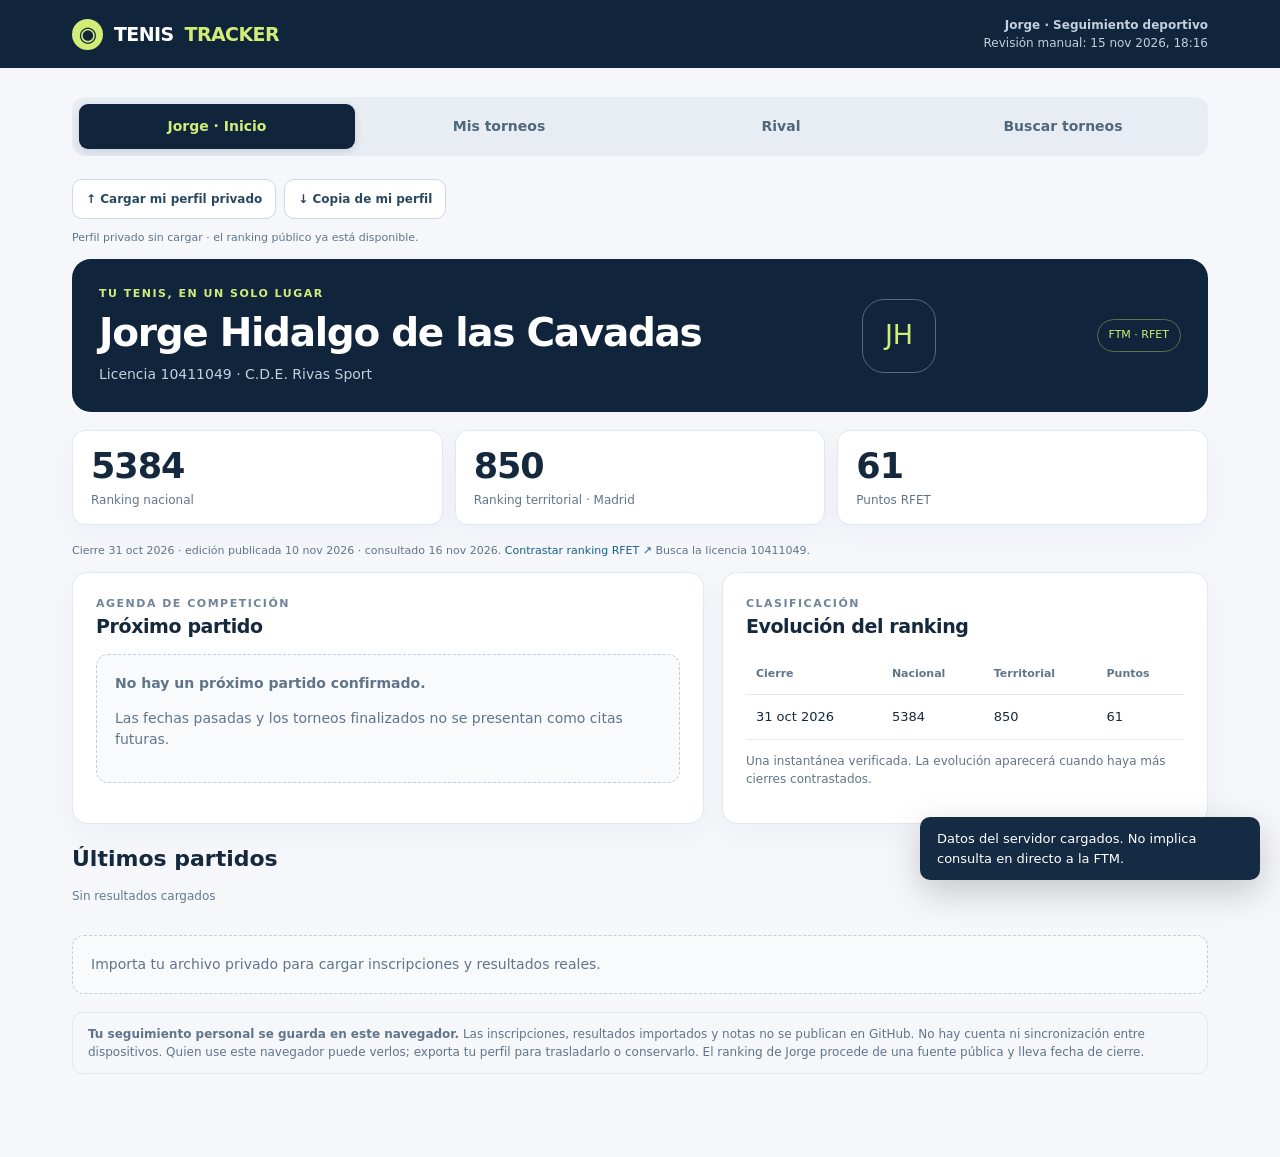
<file: index.html>
<!doctype html>
<html lang="es">
<head>
<meta charset="utf-8"><meta name="viewport" content="width=device-width,initial-scale=1"><meta name="theme-color" content="#10243b">
<link rel="manifest" href="./manifest.webmanifest"><link rel="icon" href="assets/icon.svg" type="image/svg+xml">
<title>Tenis Tracker — Jorge</title>
<style>
:root{--nav:#10243b;--nav2:#1b3854;--lime:#d1ed77;--bg:#f5f7fb;--line:#e1e8f0;--paper:#fff;--text:#15293e;--muted:#61758a;--blue:#175e8b;--amber:#85541c;--amberbg:#fff2dc;--red:#a3373c;--redbg:#fff0f1;--ok:#215f4b;--okbg:#e9f6ee;--shadow:0 10px 30px rgba(32,55,79,.04)}*{box-sizing:border-box}html{scroll-behavior:smooth}body{margin:0;color:var(--text);background:var(--bg);font:14px/1.5 system-ui,-apple-system,'Segoe UI',Roboto,Arial,sans-serif}button,input,select{font:inherit}button{cursor:pointer}a{color:var(--blue);text-decoration:none}a:hover{text-decoration:underline}button:focus-visible,input:focus-visible,select:focus-visible{outline:3px solid #91b6db;outline-offset:2px}.header{background:var(--nav);color:white}.headerInner{max-width:1180px;margin:auto;padding:16px 22px;display:flex;align-items:center;justify-content:space-between;gap:15px}.logo{display:flex;align-items:center;gap:11px;font-size:19px;font-weight:900;letter-spacing:-.6px}.logoBall{width:31px;height:31px;border-radius:50%;display:grid;place-items:center;background:var(--lime);color:var(--nav);font-size:21px}.logo span{color:var(--lime)}.headerRight{font-size:12px;color:#c1d0df;text-align:right}.shell{max-width:1180px;margin:auto;padding:29px 22px 65px}.eyebrow{font-size:11px;text-transform:uppercase;color:#71849a;letter-spacing:1.5px;font-weight:800}.hero{display:flex;justify-content:space-between;align-items:end;gap:18px;flex-wrap:wrap;margin:6px 0 23px}.hero h1{font-size:clamp(28px,4.4vw,43px);letter-spacing:-1.8px;line-height:1.13;margin:8px 0 6px}.hero p{margin:0;color:var(--muted);max-width:660px}.heroBtns{display:flex;flex-wrap:wrap;gap:8px}.btn{border:1px solid #ccdae6;border-radius:10px;background:white;padding:10px 13px;font-size:12px;font-weight:800;color:#294861;display:inline-flex;align-items:center;gap:6px;justify-content:center}.btn:hover{background:#f0f5f8;text-decoration:none}.btn.primary{background:var(--nav);color:white;border-color:var(--nav)}.btn.primary:hover{background:#244661}.sourceBanner{border:1px solid #d9e4ed;background:#eef4fa;border-radius:12px;padding:12px 16px;display:flex;align-items:flex-start;gap:12px;margin-bottom:19px;color:#37536d}.sourceBanner .info{font-weight:900;color:#1a5c87;font-size:17px}.sourceBanner strong{display:block;font-size:13px}.sourceBanner small{display:block;margin-top:2px;color:#667e91;font-size:11px}.stats{display:grid;grid-template-columns:repeat(3,1fr);gap:12px;margin-bottom:20px}.stat{background:white;border:1px solid var(--line);border-radius:13px;padding:15px 18px;box-shadow:var(--shadow)}.statNum{font-size:29px;line-height:1.15;font-weight:850;letter-spacing:-1px}.statLabel{margin-top:5px;font-size:12px;color:var(--muted)}.content{display:grid;grid-template-columns:266px minmax(0,1fr);gap:18px;align-items:start}.pane{border:1px solid var(--line);border-radius:15px;background:white;box-shadow:var(--shadow)}.sidebar{padding:19px}.sidebar h2{font-size:15px;margin:0 0 12px}.flabel{display:block;font-size:11px;text-transform:uppercase;letter-spacing:.5px;font-weight:800;color:#688096;margin:17px 0 6px}.locked{background:#f5f8fb;border:1px solid #e2eaf1;border-radius:9px;padding:10px 12px;font-size:13px;font-weight:700}.locked small{font-size:11px;color:var(--muted);display:block;font-weight:400;margin-top:2px}.sidebar input[type=search]{width:100%;border:1px solid #ccdae5;padding:12px 11px;border-radius:9px;outline-color:#558dbd}.checks{display:grid;gap:11px;margin-top:10px}.check{display:flex;gap:8px;align-items:flex-start;color:#435970;font-size:12px;cursor:pointer}.check input{margin-top:2px;accent-color:var(--blue)}.sidebarHelp{font-size:11px;color:#74859a;margin:16px 0 0}.results{min-width:0}.resultTop{display:flex;align-items:center;justify-content:space-between;gap:12px;flex-wrap:wrap;margin:2px 0 12px}.resultTop strong{font-size:15px}.resultTop small{font-size:12px;color:var(--muted)}.resultTop select{border:1px solid #cfdae6;border-radius:9px;padding:8px 10px;background:white;color:#254257;font-size:12px}.tabs{display:flex;gap:5px;flex-wrap:wrap;margin-bottom:13px}.tab{border:1px solid #d4e0e9;background:white;border-radius:9px;padding:9px 12px;font-size:12px;font-weight:750;color:#50687b}.tab.active{color:white;border-color:var(--nav);background:var(--nav)}.list{display:grid;gap:13px}.tour{background:white;border:1px solid var(--line);border-radius:15px;padding:18px 20px;box-shadow:var(--shadow)}.cardHead{display:flex;justify-content:space-between;align-items:center;gap:8px;flex-wrap:wrap}.originTag{font-size:10px;color:#688197;font-weight:850;letter-spacing:.65px;text-transform:uppercase}.tag{font-size:11px;font-weight:800;padding:5px 9px;border-radius:100px;background:#e8f1f9;color:#255676}.tag.review{background:var(--amberbg);color:var(--amber)}.tag.cancel{background:var(--redbg);color:var(--red)}.tag.green{background:var(--okbg);color:var(--ok)}.tour h3{font-size:19px;letter-spacing:-.4px;line-height:1.25;margin:10px 0 5px}.sub{font-size:12px;color:#627a90}.pills{display:flex;flex-wrap:wrap;gap:7px;margin:13px 0}.pill{background:#f2f6fa;padding:6px 9px;border-radius:7px;font-size:11px;font-weight:650;color:#4a6377}.warning{border-left:3px solid #dbab62;background:#fffbf5;padding:9px 11px;border-radius:0 8px 8px 0;font-size:12px;color:#715730;margin:10px 0}.evidence{font-size:11px;color:#61798c;margin-top:9px}.cardFooter{border-top:1px solid var(--line);margin-top:13px;padding-top:13px;display:flex;align-items:center;justify-content:space-between;gap:12px;flex-wrap:wrap}.smallText{font-size:11px;color:#788c9f}.cardActions{display:flex;gap:7px;align-items:center}.fav{color:#325067;font-size:12px;font-weight:800;border:1px solid #d0deea;background:white;border-radius:8px;padding:8px 10px}.fav.on{background:#edf6d3;color:#44621b;border-color:#d4e5a1}.official{background:var(--nav);border:1px solid var(--nav);color:white;border-radius:8px;padding:8px 11px;font-size:12px;font-weight:800}.official:hover{background:var(--nav2);color:white;text-decoration:none}.empty{border:1px dashed #b7cce0;background:white;border-radius:14px;padding:34px 24px;text-align:center;color:#708599}.empty strong{display:block;color:#31495c;margin-bottom:7px}.details{margin-top:17px;background:white;border:1px solid var(--line);border-radius:13px;padding:15px 18px;color:#617589;font-size:12px}.details strong{color:#2e465b}.details p{margin:5px 0}.details a{font-weight:750}.loadStatus{font-size:11px;color:#708599;margin-top:7px}input[type=file]{display:none}.toast{position:fixed;bottom:20px;right:20px;background:#142b43;color:#fff;padding:12px 17px;border-radius:10px;box-shadow:0 12px 36px rgba(0,0,0,.2);font-size:13px;max-width:340px;z-index:100}.hidden{display:none!important}@media(max-width:850px){.content{grid-template-columns:1fr}.sidebar{display:grid;grid-template-columns:1fr 1fr;gap:0 17px}.sidebar h2,.sidebar .span2{grid-column:1/-1}}@media(max-width:550px){.headerInner{padding:14px 15px}.headerRight{max-width:180px}.shell{padding:21px 13px 45px}.hero{margin-bottom:18px}.heroBtns{width:100%}.heroBtns>*{flex:1}.stats{gap:7px}.stat{padding:12px 10px}.statNum{font-size:24px}.statLabel{font-size:10px}.sidebar{display:block}.tour{padding:14px}.tour h3{font-size:17px}.cardFooter{align-items:flex-start}.cardActions{width:100%;justify-content:flex-end}.sourceBanner{padding:10px}}

.mainNav{display:flex;gap:6px;padding:7px;background:#e8edf3;border-radius:13px;margin:0 0 23px;overflow:auto}.mainNav button{flex:1;white-space:nowrap;border:0;border-radius:9px;padding:12px 15px;background:transparent;color:#50687b;font-weight:800}.mainNav button[aria-selected=true]{background:var(--nav);color:var(--lime);box-shadow:0 3px 8px #10243b22}.personalHero{background:var(--nav);color:white;border-radius:19px;padding:27px;display:flex;justify-content:space-between;gap:20px;align-items:center;margin-bottom:18px}.personalHero h1{font-size:clamp(26px,4vw,39px);line-height:1.12;letter-spacing:-1.3px;margin:8px 0 10px}.personalHero p{color:#c1d0df;margin:0}.personalHero .eyebrow{color:var(--lime)}.avatar{border:1px solid #506c7d;width:74px;height:74px;border-radius:22px;display:grid;place-items:center;font-size:27px;color:var(--lime);flex:none}.personalGrid{display:grid;grid-template-columns:1.3fr 1fr;gap:18px}.personalPanel{padding:23px}.personalPanel h2{font-size:19px;letter-spacing:-.4px;margin:0 0 13px}.personalPanel h3{font-size:15px;margin:15px 0 8px}.personalPanel p{color:var(--muted)}.rankingStats{display:grid;grid-template-columns:repeat(3,1fr);gap:12px;margin:0 0 18px}.rankingStats .statNum{font-size:35px}.sourceLine{font-size:11px;color:var(--muted);margin:12px 0}.rowDetail{display:grid;grid-template-columns:135px 1fr;gap:10px;border-bottom:1px solid var(--line);padding:10px 0}.rowDetail dt{color:var(--muted)}.rowDetail dd{margin:0;font-weight:650}.personalList{display:grid;gap:15px}.personalToolbar{display:flex;justify-content:space-between;align-items:center;flex-wrap:wrap;gap:10px;margin:18px 0}.personalToolbar h2{margin:0;font-size:22px}.privateNote{font-size:12px;color:var(--muted);border:1px solid var(--line);border-radius:10px;padding:12px 15px;margin:18px 0}.personalForm{display:grid;grid-template-columns:1fr 1fr;gap:14px}.personalForm label{display:grid;gap:5px;font-size:12px;color:var(--muted);font-weight:700}.personalForm input,.personalForm select,.personalForm textarea,.rivalSelect{width:100%;padding:11px;border:1px solid #cbd9e4;border-radius:9px;background:white;color:var(--text);font:inherit}.personalForm .wide{grid-column:1/-1}.personalForm textarea{min-height:100px;resize:vertical}.personalForm button{justify-self:start}.tableWrap{overflow:auto}.personalTable{border-collapse:collapse;width:100%;font-size:13px}.personalTable th,.personalTable td{padding:12px 10px;border-bottom:1px solid var(--line);text-align:left;white-space:nowrap}.personalTable th{color:var(--muted);font-size:11px}.personalTable tr.jorge{background:#f2f8df}.score{font-weight:800;white-space:nowrap}.score.win{color:var(--ok)}.score.loss{color:var(--red)}.formDisclosure{margin-top:18px}.formDisclosure summary{cursor:pointer;font-weight:750;color:var(--blue);padding:8px 0}.metricExplain{font-size:12px;color:var(--muted)}.pendingBox{padding:18px;border:1px dashed #bfcedb;border-radius:12px;background:#f8fafc;color:var(--muted)}.importReview{padding:18px;background:var(--okbg);border:1px solid #c9dfce;border-radius:12px;margin:15px 0}.profileActions{display:flex;flex-wrap:wrap;gap:8px}.miniHistory{margin-top:15px}.personalBadge{font-size:11px;color:var(--lime);border:1px solid #567449;padding:7px 11px;border-radius:30px}.personalIntro{margin-bottom:14px;color:var(--muted)}.analysisFinding{border-left:3px solid var(--lime);background:#f4f8e9;padding:12px 14px;border-radius:0 10px 10px 0}.mapLink{display:inline-block;margin-top:8px}.localStatus{font-size:11px;min-height:18px;color:var(--muted)}@media(max-width:700px){.personalGrid{grid-template-columns:1fr}.personalHero{padding:21px}.personalPanel{padding:17px}.rankingStats{gap:7px}.rankingStats .stat{padding:14px 10px}.rankingStats .statNum{font-size:27px}.avatar{display:none}.personalForm{grid-template-columns:1fr}.personalForm .wide{grid-column:auto}.mainNav button{font-size:12px;padding:11px 9px}.rowDetail{grid-template-columns:110px 1fr}.personalBadge{display:none}}

</style>
</head>
<body>
<header class="header"><div class="headerInner"><div class="logo"><div class="logoBall">◉</div> TENIS<span>TRACKER</span></div><div class="headerRight"><strong>Jorge · Seguimiento deportivo</strong><div id="headerDate">Cargando instantánea…</div></div></div></header>
<main class="shell">
<nav class="mainNav" role="tablist" aria-label="Secciones de Tenis Tracker">
<button role="tab" id="nav-home" aria-controls="panel-home" aria-selected="true" data-view="home">Jorge · Inicio</button>
<button role="tab" id="nav-entries" aria-controls="panel-entries" aria-selected="false" data-view="entries">Mis torneos</button>
<button role="tab" id="nav-rival" aria-controls="panel-rival" aria-selected="false" data-view="rival">Rival</button>
<button role="tab" id="nav-search" aria-controls="panel-search" aria-selected="false" data-view="search">Buscar torneos</button>
</nav>
<div class="profileActions"><label class="btn" for="personalFile">↑ Cargar mi perfil privado</label><input id="personalFile" type="file" accept="application/json,.json"><button class="btn" id="exportPersonal">↓ Copia de mi perfil</button></div>
<p class="localStatus" id="localStatus" role="status"></p>
<div class="importReview hidden" id="importReview"><p id="importReviewText"></p><button class="btn primary" id="applyPersonal">Cargar este perfil</button> <button class="btn" id="cancelPersonal">Cancelar</button></div>
<section role="tabpanel" id="panel-home" aria-labelledby="nav-home" data-panel="home">
<div class="personalHero"><div><div class="eyebrow">Tu tenis, en un solo lugar</div><h1 id="playerName">Jorge</h1><p id="playerIdentity"></p></div><div class="avatar" aria-hidden="true">JH</div><span class="personalBadge">FTM · RFET</span></div>
<div class="rankingStats" aria-label="Ranking verificado"><div class="stat"><div class="statNum" id="rankingNational">—</div><div class="statLabel">Ranking nacional</div></div><div class="stat"><div class="statNum" id="rankingTerritorial">—</div><div class="statLabel">Ranking territorial · Madrid</div></div><div class="stat"><div class="statNum" id="rankingPoints">—</div><div class="statLabel">Puntos RFET</div></div></div>
<p class="sourceLine" id="rankingSource"></p>
<div class="personalGrid"><section class="pane personalPanel"><div class="eyebrow">Agenda de competición</div><h2>Próximo partido</h2><div id="nextMatch"></div></section><section class="pane personalPanel"><div class="eyebrow">Clasificación</div><h2>Evolución del ranking</h2><div id="rankingHistory"></div></section></div>
<div class="personalToolbar"><div><h2>Últimos partidos</h2><p class="sub" id="resultsSummary"></p></div></div><div id="recentMatches" class="personalList"></div>
</section>
<section role="tabpanel" id="panel-entries" aria-labelledby="nav-entries" data-panel="entries" class="hidden">
<div class="personalToolbar"><div><h2>Mis torneos</h2><p class="sub" id="entryCount"></p></div><button class="btn primary" id="newEntry">+ Añadir torneo</button></div>
<p class="personalIntro">Inscripciones, cuadro y partidos. Añadir un torneo aquí no realiza una inscripción en la federación.</p><div id="myEntries" class="personalList"></div>
<details class="pane personalPanel formDisclosure" id="entryFormDetails"><summary>Añadir o actualizar torneo</summary>
<form id="entryForm" class="personalForm"><input type="hidden" id="entryEditId"><label class="wide">Torneo<input id="entryName" required maxlength="250"></label><label>Inicio<input id="entryStart" type="date" required></label><label>Fin<input id="entryEnd" type="date" required></label><label class="wide">Ficha oficial FTM/RFET<input id="entrySource" type="url" required placeholder="https://competicion.ftm.es/…"></label><label>Estado anotado por ti<select id="entryStatus"><option value="reported">Pendiente de confirmar inscripción</option><option value="finished">Finalizado para Jorge</option><option value="withdrawn">Retirado</option></select></label><button class="btn primary wide">Guardar torneo</button></form></details>
<details class="pane personalPanel formDisclosure" id="matchFormDetails"><summary>Registrar o actualizar partido</summary>
<form id="matchForm" class="personalForm"><input type="hidden" id="matchEditId"><label class="wide">Torneo<select id="matchEntry"></select></label><label class="wide">Rival<input id="matchOpponent" required maxlength="160"></label><label>Fecha<input id="matchDate" type="date"></label><label>Hora · Madrid<input id="matchTime" type="time"></label><label>Ronda<input id="matchRound" maxlength="100"></label><label>Estado<select id="matchStatus"><option value="pending">Por confirmar</option><option value="scheduled">Programado</option><option value="won">Victoria de Jorge</option><option value="lost">Derrota de Jorge</option><option value="cancelled">Cancelado</option></select></label><label class="wide">Sede y pista<input id="matchVenue" maxlength="500"></label><label class="wide">Marcador desde Jorge<input id="matchScore" maxlength="100" placeholder="Ej.: 6/4 6/3"></label><label class="wide">Fuente oficial, si está disponible<input id="matchSource" type="url"></label><button class="btn primary wide" id="saveMatch">Guardar partido</button></form></details>
<div class="personalToolbar"><h2>Partidos registrados</h2></div><div id="allMatches" class="personalList"></div>
</section>
<section role="tabpanel" id="panel-rival" aria-labelledby="nav-rival" data-panel="rival" class="hidden"><div class="personalToolbar"><h2>Preparar el rival</h2></div><label for="rivalSelect" class="flabel">Rival registrado</label><select id="rivalSelect" class="rivalSelect"></select><div class="pane personalPanel miniHistory" id="rivalBody"></div><form id="rivalNotesForm" class="pane personalPanel personalForm miniHistory"><label class="wide" for="rivalNotes">Tus notas de juego<textarea id="rivalNotes" maxlength="5000" placeholder="Observaciones que habéis visto en pista. Se guardan solo en este navegador."></textarea></label><button class="btn primary wide">Guardar notas</button></form></section>
<section role="tabpanel" id="panel-search" aria-labelledby="nav-search" data-panel="search" class="hidden">
 <div class="eyebrow">Competiciones federadas · Madrid y alrededores</div>
 <div class="hero"><div><h1>Encuentra su próximo torneo.</h1><p>Busca competiciones oficiales sin confundir una ficha publicada con una inscripción abierta o una plaza confirmada.</p></div><div class="heroBtns"><button class="btn" id="refresh">↻ Comprobar datos</button><button class="btn" id="csv">↓ Exportar CSV</button><label class="btn" for="file">↑ Importar JSON</label><input id="file" type="file" accept="application/json,.json"></div></div>
 <div class="sourceBanner"><span class="info">ⓘ</span><div><strong id="coverageTitle">Fuente pública · cobertura parcial</strong><small id="coverageText">Solo se muestran datos asociados a fichas y listados federativos. No hay API pública verificada ni conexión en directo desde el navegador.</small><div id="loadStatus" class="loadStatus"></div><div id="syncStatus" class="loadStatus" role="status"></div></div></div>
 <section class="stats" aria-label="Resumen"><div class="stat"><div class="statNum" id="count">—</div><div class="statLabel">Torneos en esta vista</div></div><div class="stat"><div class="statNum" id="inRadius">—</div><div class="statLabel">Radio de 100 km confirmado</div></div><div class="stat"><div class="statNum" id="needsReview">—</div><div class="statLabel">Datos pendientes de revisar</div></div></section>
 <div class="content">
  <aside class="pane sidebar"><h2>Filtros de búsqueda</h2><div><label class="flabel">Origen</label><div class="locked">⌖ Rivas-Vaciamadrid<small>Centro urbano de referencia</small></div></div><div><label class="flabel">Distancia</label><div class="locked">100 km · en línea recta<small>Si falta sede exacta, no se calcula ni se inventa.</small></div></div><div class="span2"><label class="flabel">Prueba</label><div class="locked">Absoluto · individual masculino<small>Si el título no demuestra la modalidad, aparece como pendiente.</small></div></div><div class="span2"><label class="flabel" for="query">Buscar nombre o club</label><input id="query" type="search" placeholder="Ej.: NOA, UCJC, Rozas…" autocomplete="off"></div><div class="span2"><label class="flabel">Opciones</label><div class="checks"><label class="check"><input id="includeLegacy" type="checkbox" checked> Mostrar registros anteriores de iSQUAD</label><label class="check"><input id="includeCanceled" type="checkbox"> Mostrar registros marcados cancelados</label><label class="check"><input id="includeEnded" type="checkbox"> Incluir torneos finalizados</label><label class="check"><input id="exactOnly" type="checkbox"> Solo torneos con distancia y modalidad verificadas</label><label class="check"><input id="onlyFav" type="checkbox"> Solo favoritos</label></div></div><div class="sidebarHelp span2">Las inscripciones y las ubicaciones deben contrastarse en la ficha federativa. El buscador no accede a cuentas personales ni realiza inscripciones.</div></aside>
  <section class="results"><div class="resultTop"><div><strong>Resultados localizados</strong><br><small id="hint">Clasificación conservadora por nivel de verificación</small></div><select id="sort" aria-label="Orden"><option value="date">Fecha de inicio</option><option value="ending">Fecha de finalización</option><option value="name">Nombre A–Z</option></select></div><nav class="tabs" aria-label="Tipo de resultados"><button data-tab="all" class="tab active">Todos</button><button data-tab="published" class="tab">AVANZA</button><button data-tab="pending" class="tab">Por confirmar</button></nav><div id="cards" class="list" aria-live="polite"></div>
   <div class="details"><strong>Transparencia del buscador</strong><p id="desc">La carga inicial es una instantánea. «Comprobar datos» recarga el archivo público actualizado si la web está alojada con un proceso de sincronización.</p><p>El portal de competición FTM utiliza AVANZA. Un resultado previo de iSQUAD puede servir de pista, pero <strong>no confirma su vigencia actual</strong>. La RFET ofrece un <a href="https://www.rfet.es/es/calendarios.html" target="_blank" rel="noopener">calendario territorial</a>.</p><p><a href="https://competicion.ftm.es/app/" target="_blank" rel="noopener">Abrir AVANZA FTM ↗</a> · <a href="https://www.rfet.es/es/calendarios.html" target="_blank" rel="noopener">Abrir calendarios RFET ↗</a></p></div>
  </section>
 </div>
</section><div class="privateNote"><strong>Tu seguimiento personal se guarda en este navegador.</strong> Las inscripciones, resultados importados y notas no se publican en GitHub. No hay cuenta ni sincronización entre dispositivos. Quien use este navegador puede verlos; exporta tu perfil para trasladarlo o conservarlo. El ranking de Jorge procede de una fuente pública y lleva fecha de cierre.</div></main><div id="toast" class="toast hidden" role="status" aria-live="polite"></div>
<script>
const EMBEDDED = {"schemaVersion":1,"generatedAt":"2026-11-15T18:16:49+01:00","generationMode":"revision_manual_navegador","origin":{"name":"Rivas-Vaciamadrid","lat":40.3293,"lon":-3.5161,"radiusKm":100},"coverage":"Revisión manual real de 8 fichas públicas de tenis absoluto de octubre, noviembre y diciembre de 2026. Modalidad masculina comprobada en cada ficha. Cobertura parcial; distancias y plazas disponibles sin verificar. GitHub Actions sigue sin acceso automático a FTM.","sources":[{"label":"FTM AVANZA · calendario y fichas públicas","url":"https://competicion.ftm.es/app/calendario/mensual","role":"primaria"},{"label":"RFET · directorio territorial","url":"https://www.rfet.es/es/calendarios.html","role":"directorio"}],"tournaments":[{"id":"ftm-3862","name":"IX TORNEO ABSOLUTO OTOÑO UCJC SPORTS CLUB","club":"CLUB DEPORTIVO CULTURAL SEK","startDate":"2026-10-30","endDate":"2026-11-15","category":"Absoluto","categoryVerified":true,"individualMaleVerified":true,"registration":"closed","status":"needs_review","verification":"ftm_browser_reviewed","location":"Sede de juego sin confirmar","distanceKm":null,"distanceVerified":false,"surface":null,"sourceUrl":"https://competicion.ftm.es/app/torneos/mensual/3862/","extraSourceUrl":null,"note":"La ficha contiene una notificación de jornada: consulta la fuente para conocer su alcance. No se marca como cancelado todo el torneo.","evidence":"Revisión manual de calendario y ficha pública AVANZA. La prueba Absoluto Individual Masculino aparece en Pruebas y cuadros.","registrationDeadline":"2026-10-27T22:00+01:00","venueVerified":false,"hasNotice":true,"checkedAt":"2026-11-15T18:16:49+01:00"},{"id":"ftm-3831","name":"TORNEO ABSOLUTO ELITE TENIS GALAPAGAR","club":"C.D.E. ELITE TENIS GALAPAGAR","startDate":"2026-11-06","endDate":"2026-11-22","category":"Absoluto","categoryVerified":true,"individualMaleVerified":true,"registration":"closed","status":"needs_review","verification":"ftm_browser_reviewed","location":"Sede de juego sin confirmar","distanceKm":null,"distanceVerified":false,"surface":null,"sourceUrl":"https://competicion.ftm.es/app/torneos/mensual/3831/","extraSourceUrl":null,"note":"La ficha contiene una notificación de jornada: consulta la fuente para conocer su alcance. No se marca como cancelado todo el torneo.","evidence":"Revisión manual de calendario y ficha pública AVANZA. La prueba Absoluto Individual Masculino aparece en Pruebas y cuadros.","registrationDeadline":"2026-11-03T10:00+01:00","venueVerified":false,"hasNotice":true,"checkedAt":"2026-11-15T18:16:37+01:00"},{"id":"ftm-3845","name":"II TORNEO NOA (ABSOLUTO)","club":"CLUB DEPORTIVO ELEMENTAL NOA","startDate":"2026-11-13","endDate":"2026-11-29","category":"Absoluto","categoryVerified":true,"individualMaleVerified":true,"registration":"closed","status":"needs_review","verification":"ftm_browser_reviewed","location":"CDM PLATA Y CASTAÑAR · PASEO PLATA Y CASTAÑAR, 7 · 28021 VILLAVERDE","distanceKm":null,"distanceVerified":false,"surface":null,"sourceUrl":"https://competicion.ftm.es/app/torneos/mensual/3845/","extraSourceUrl":null,"note":"La ficha contiene una notificación de jornada: consulta la fuente para conocer su alcance. No se marca como cancelado todo el torneo.","evidence":"Revisión manual de calendario y ficha pública AVANZA. La prueba Absoluto Individual Masculino aparece en Pruebas y cuadros.","registrationDeadline":"2026-11-10T22:00+01:00","venueVerified":true,"hasNotice":true,"checkedAt":"2026-11-15T18:16:29+01:00"},{"id":"ftm-3876","name":"ROZAS CLUB TIERRA V ABSOLUTO Y VETERANOS","club":"CDE ROZAS CLUB TENIS Y PADEL","startDate":"2026-11-13","endDate":"2026-11-29","category":"Absoluto","categoryVerified":true,"individualMaleVerified":true,"registration":"closed","status":"needs_review","verification":"ftm_browser_reviewed","location":"Sede de juego sin confirmar","distanceKm":null,"distanceVerified":false,"surface":null,"sourceUrl":"https://competicion.ftm.es/app/torneos/mensual/3876/","extraSourceUrl":null,"note":"La ficha contiene una notificación de jornada: consulta la fuente para conocer su alcance. No se marca como cancelado todo el torneo.","evidence":"Revisión manual de calendario y ficha pública AVANZA. La prueba Absoluto Individual Masculino aparece en Pruebas y cuadros.","registrationDeadline":"2026-11-10T22:00+01:00","venueVerified":false,"hasNotice":true,"checkedAt":"2026-11-15T18:16:40+01:00"},{"id":"ftm-3849","name":"TORNEO ABSOLUTO FEMENINO Y MASCULINO CIUDAD DE LA RAQUETA","club":"C.DPTVO. CIUDAD DE LA RAQUETA","startDate":"2026-11-28","endDate":"2026-12-13","category":"Absoluto","categoryVerified":true,"individualMaleVerified":true,"registration":"open","status":"published","verification":"ftm_browser_reviewed","location":"Sede de juego sin confirmar","distanceKm":null,"distanceVerified":false,"surface":null,"sourceUrl":"https://competicion.ftm.es/app/torneos/mensual/3849/","extraSourceUrl":null,"note":"Ficha revisada manualmente en la fecha indicada. Un plazo abierto no garantiza plazas disponibles.","evidence":"Revisión manual de calendario y ficha pública AVANZA. La prueba Absoluto Individual Masculino aparece en Pruebas y cuadros.","registrationDeadline":"2026-11-24T22:00+01:00","venueVerified":false,"hasNotice":false,"checkedAt":"2026-11-15T18:16:26+01:00"},{"id":"ftm-3863","name":"XXITORNEO ABSOLUTO DE TENIS VILLA DE PINTO 2026","club":"CDE D TENIS VILLA DE PINTO 2001","startDate":"2026-12-04","endDate":"2026-12-20","category":"Absoluto","categoryVerified":true,"individualMaleVerified":true,"registration":"open","status":"published","verification":"ftm_browser_reviewed","location":"Sede de juego sin confirmar","distanceKm":null,"distanceVerified":false,"surface":null,"sourceUrl":"https://competicion.ftm.es/app/torneos/mensual/3863/","extraSourceUrl":null,"note":"Ficha revisada manualmente en la fecha indicada. Un plazo abierto no garantiza plazas disponibles.","evidence":"Revisión manual de calendario y ficha pública AVANZA. La prueba Absoluto Individual Masculino aparece en Pruebas y cuadros.","registrationDeadline":"2026-12-01T20:00+01:00","venueVerified":false,"hasNotice":false,"checkedAt":"2026-11-15T18:15:55+01:00"},{"id":"ftm-3873","name":"XIX TORNEO ABSOLUTO DE TENIS VILLANUEVA DE LA CAÑADA","club":"CDE TENIS VILLANUEVA D LA CAÑADA","startDate":"2026-12-11","endDate":"2026-12-27","category":"Absoluto","categoryVerified":true,"individualMaleVerified":true,"registration":"open","status":"published","verification":"ftm_browser_reviewed","location":"Sede de juego sin confirmar","distanceKm":null,"distanceVerified":false,"surface":null,"sourceUrl":"https://competicion.ftm.es/app/torneos/mensual/3873/","extraSourceUrl":null,"note":"Ficha revisada manualmente en la fecha indicada. Un plazo abierto no garantiza plazas disponibles.","evidence":"Revisión manual de calendario y ficha pública AVANZA. La prueba Absoluto Individual Masculino aparece en Pruebas y cuadros.","registrationDeadline":"2026-12-08T22:00+01:00","venueVerified":false,"hasNotice":false,"checkedAt":"2026-11-15T18:16:13+01:00"},{"id":"ftm-3894","name":"X TORNEO DE NAVIDAD GETAFE AVANTAGE ABSOLUTO MASCULINO","club":"CDE AVANTAGE","startDate":"2026-12-25","endDate":"2027-01-10","category":"Absoluto","categoryVerified":true,"individualMaleVerified":true,"registration":"unknown","status":"published","verification":"ftm_browser_reviewed","location":"Sede de juego sin confirmar","distanceKm":null,"distanceVerified":false,"surface":null,"sourceUrl":"https://competicion.ftm.es/app/torneos/mensual/3894/","extraSourceUrl":null,"note":"Ficha revisada manualmente en la fecha indicada. Un plazo abierto no garantiza plazas disponibles.","evidence":"Revisión manual de calendario y ficha pública AVANZA. La prueba Absoluto Individual Masculino aparece en Pruebas y cuadros.","registrationDeadline":"2026-12-22T22:00+01:00","venueVerified":false,"hasNotice":false,"checkedAt":"2026-11-15T18:16:16+01:00"}]};
let payload=EMBEDDED, tab='all', toastTimer=null;const $=id=>document.getElementById(id);
const allowedHosts=['competicion.ftm.es','ftm.es','www.rfet.es','resultadostenis.isquad.es'];
function validURL(input){try{const u=new URL(input);return u.protocol==='https:'&&allowedHosts.includes(u.hostname)?u.href:null}catch(_){return null}}
function esc(s){return String(s??'').replace(/[&<>"']/g,c=>({'&':'&amp;','<':'&lt;','>':'&gt;','"':'&quot;',"'":'&#39;'}[c]))}
function asDate(s){if(!/^\d{4}-\d\d-\d\d$/.test(s))return null;const d=new Date(s+'T12:00:00Z');return Number.isNaN(d.getTime())?null:d}
function todayISO(){const parts=new Intl.DateTimeFormat('en-CA',{year:'numeric',month:'2-digit',day:'2-digit',timeZone:'Europe/Madrid'}).formatToParts(new Date());const d=Object.fromEntries(parts.map(p=>[p.type,p.value]));return `${d.year}-${d.month}-${d.day}`}
function dateLabel(s){const d=asDate(s);return d?new Intl.DateTimeFormat('es-ES',{day:'numeric',month:'short',year:'numeric',timeZone:'UTC'}).format(d):'Fecha pendiente'}
function dateTimeLabel(s){const d=new Date(s||'');return Number.isNaN(d.valueOf())?'fecha desconocida':new Intl.DateTimeFormat('es-ES',{day:'numeric',month:'short',year:'numeric',hour:'2-digit',minute:'2-digit',timeZone:'Europe/Madrid'}).format(d)}
function toast(s){$('toast').textContent=s;$('toast').classList.remove('hidden');clearTimeout(toastTimer);toastTimer=setTimeout(()=>$('toast').classList.add('hidden'),4300)}
function validate(d){if(!d||d.schemaVersion!==1||!Array.isArray(d.tournaments)||d.tournaments.length>5000)throw new Error('Formato de datos no válido');for(const t of d.tournaments){if(!t.id||!t.name||!asDate(t.startDate)||!asDate(t.endDate)||!validURL(t.sourceUrl))throw new Error('Falta identificador, fecha o fuente oficial segura');if(t.distanceKm!==null&&t.distanceKm!==undefined&&(!Number.isFinite(t.distanceKm)||t.distanceKm<0))throw new Error('Distancia inválida');}return d}
let favourites=new Set();try{favourites=new Set(JSON.parse(localStorage.getItem('tt_v2_favs')||'[]'))}catch(_){}
function status(t){if(t.status==='cancelled'||t.status==='cancelled_legacy')return ['Cancelado en origen previo','cancel'];if(t.status==='needs_review')return [t.hasNotice?'Aviso en la ficha · revisar':'Conflicto · revisar','review'];if(t.verification==='isquad_prior')return ['Pendiente AVANZA','review'];if(t.individualMaleVerified&&t.distanceVerified&&Number.isFinite(t.distanceKm)&&t.distanceKm<=100)return ['Datos contrastados','green'];return ['Publicado · sin verificar','review']}
function filtered(){const q=$('query').value.trim().toLocaleLowerCase('es');const now=todayISO();return payload.tournaments.filter(t=>{if(!$('includeLegacy').checked&&t.verification==='isquad_prior')return false;if(!$('includeCanceled').checked&&(t.status==='cancelled'||t.status==='cancelled_legacy'))return false;if(!$('includeEnded').checked&&t.endDate<now)return false;if($('exactOnly').checked&&!(t.distanceVerified&&Number(t.distanceKm)<=100&&t.individualMaleVerified))return false;if($('onlyFav').checked&&!favourites.has(t.id))return false;if(tab==='published'&&t.verification!=='ftm_home'&&t.verification!=='ftm_club'&&t.verification!=='ftm_api'&&t.verification!=='ftm_browser'&&t.verification!=='ftm_browser_reviewed')return false;if(tab==='pending'&&t.verification!=='isquad_prior'&&t.status!=='needs_review'&&t.individualMaleVerified&&t.distanceVerified)return false;return !q||`${t.name} ${t.club||''} ${t.location||''}`.toLocaleLowerCase('es').includes(q)}).sort((a,b)=>{const order=$('sort').value;if(order==='name')return a.name.localeCompare(b.name,'es');if(order==='ending')return a.endDate.localeCompare(b.endDate);return a.startDate.localeCompare(b.startDate)})}
function render(){let all=filtered();$('count').textContent=all.length;$('inRadius').textContent=all.filter(t=>t.distanceVerified&&Number(t.distanceKm)<=100&&t.individualMaleVerified).length;$('needsReview').textContent=all.filter(t=>!t.distanceVerified||!t.individualMaleVerified||t.status==='needs_review'||t.verification==='isquad_prior').length;
$('headerDate').textContent=payload.generatedAt?(payload.generationMode==='revision_manual_navegador'?'Revisión manual: ':'Datos obtenidos: ')+dateTimeLabel(payload.generatedAt):'Sin actualización federativa confirmada';$('coverageText').textContent=payload.coverage||'Cobertura parcial: los registros de la portada no abarcan todos los torneos';$('hint').textContent=all.length+' registros · '+(payload.generatedAt?'última obtención '+dateTimeLabel(payload.generatedAt):'sin datos revalidados');
$('cards').innerHTML=all.length?all.map(t=>{let [lab,cls]=status(t);const link=validURL(t.sourceUrl);const extra=validURL(t.extraSourceUrl);const distance=t.distanceVerified&&t.distanceKm!==null?(t.distanceKm.toFixed(1)+' km'):'Distancia sin verificar';const cat=(t.individualMaleVerified?'Individual masculino confirmado':'Individual masculino por confirmar');return `<article class="tour"><div class="cardHead"><span class="originTag">${t.verification==='isquad_prior'?'iSQUAD · registro anterior':'FTM · AVANZA'}</span><span class="tag ${cls}">${esc(lab)}</span></div><h3>${esc(t.name)}</h3><div class="sub">⌖ ${esc(t.club||'Organizador sin verificar')}</div><div class="pills"><span class="pill">▦ ${dateLabel(t.startDate)} – ${dateLabel(t.endDate)}</span><span class="pill">${esc(cat)}</span><span class="pill">${esc(distance)}</span>${t.surface?`<span class="pill">${esc(t.surface)}</span>`:''}</div><div class="sub">${esc(t.location||'Sede sin confirmar')} · Inscripción: ${t.registration==='open'?'Abierta (confirmación fechada)':t.registration==='closed'?'Plazo cerrado en ficha consultada':'No confirmada'}</div>${t.note?`<div class="warning">${esc(t.note)}</div>`:''}<div class="evidence">${esc(t.evidence||'Fuente publicada; faltan campos por contrastar.')}</div><div class="cardFooter"><div class="smallText">ID ${esc(t.id)}${t.checkedAt?`<div>Ficha revisada: ${esc(dateTimeLabel(t.checkedAt))}</div>`:''}${extra?`<div><a href="${extra}" target="_blank" rel="noopener noreferrer">Contrastar segunda fuente ↗</a></div>`:''}</div><div class="cardActions"><button class="btn" data-track="${esc(t.id)}">+ Mis torneos</button><button class="fav ${favourites.has(t.id)?'on':''}" data-fav="${esc(t.id)}">${favourites.has(t.id)?'★ Guardado':'☆ Guardar'}</button>${link?`<a class="official" href="${link}" target="_blank" rel="noopener noreferrer">Fuente oficial ↗</a>`:''}</div></div></article>`}).join(''):'<div class="empty"><strong>No hay torneos confirmados con esos criterios.</strong>Prueba a activar «Mostrar registros anteriores» o desactivar «Solo torneos verificados». Esto no significa que no existan: la cobertura de fuentes es parcial.</div>';
document.querySelectorAll('[data-fav]').forEach(el=>el.addEventListener('click',()=>{let k=el.dataset.fav;favourites.has(k)?favourites.delete(k):favourites.add(k);try{localStorage.setItem('tt_v2_favs',JSON.stringify([...favourites]))}catch(_){}render()}))}
['query','includeLegacy','includeCanceled','includeEnded','exactOnly','onlyFav','sort'].forEach(id=>$(id).addEventListener(id==='query'?'input':'change',render));document.querySelectorAll('[data-tab]').forEach(el=>el.addEventListener('click',()=>{tab=el.dataset.tab;document.querySelectorAll('[data-tab]').forEach(a=>a.classList.toggle('active',a.dataset.tab===tab));render()}));
async function refresh(){if(location.protocol==='file:'){toast('Archivo local: importa un JSON actualizado; la descarga directa de FTM requiere el sincronizador.');return} $('loadStatus').textContent='Buscando archivo de datos actualizado…';try{const r=await fetch('./data/torneos.json?ts='+Date.now(),{cache:'no-store'});if(!r.ok)throw new Error('HTTP '+r.status);const p=validate(await r.json());payload=p;render();$('loadStatus').textContent='Archivo del servidor cargado correctamente.';toast('Datos del servidor cargados. No implica consulta en directo a la FTM.')}catch(e){$('loadStatus').textContent='No se pudo cargar el archivo actualizado: '+e.message;toast('Se conserva la última instantánea válida.')}}
$('refresh').addEventListener('click',refresh);$('file').addEventListener('change',async e=>{const f=e.target.files?.[0];if(!f)return;try{const p=validate(JSON.parse(await f.text()));payload=p;render();$('loadStatus').textContent='Archivo importado manualmente: '+f.name;toast('Importación completada ('+p.tournaments.length+' registros).')}catch(err){toast('Importación rechazada: '+err.message)}finally{e.target.value=''}});
$('csv').addEventListener('click',()=>{const headers=['Nombre','Inicio','Fin','Club','Categoria','Individual masculino verificado','Distancia km','Distancia verificada','Estado','Origen','Fuente'];const lines=[headers,...filtered().map(t=>[t.name,t.startDate,t.endDate,t.club,t.category,t.individualMaleVerified?'Sí':'No',t.distanceKm??'',t.distanceVerified?'Sí':'No',t.status,t.verification,t.sourceUrl])];const csv='\ufeff'+lines.map(row=>row.map(x=>'"'+String(x??'').replaceAll('"','""')+'"').join(';')).join('\r\n');const a=document.createElement('a');a.href=URL.createObjectURL(new Blob([csv],{type:'text/csv;charset=utf-8'}));a.download='tenis_tracker_torneos.csv';a.click();setTimeout(()=>URL.revokeObjectURL(a.href),1000)});
render();if(location.protocol.startsWith('http')){refresh();fetch('./data/sync-status.json?ts='+Date.now(),{cache:'no-store'}).then(r=>{if(!r.ok)throw new Error();return r.json()}).then(s=>{$('syncStatus').textContent='Último intento automático: '+dateTimeLabel(s.checkedAt)+' · '+s.message;$('coverageTitle').textContent=s.success?'Consulta automática FTM · cobertura parcial':payload.tournaments.length?'Datos revisados · sincronización automática pendiente':'Sincronización pendiente · sin datos revalidados'}).catch(()=>{$('syncStatus').textContent='No se pudo consultar el estado de sincronización.'})};if('serviceWorker'in navigator&&location.protocol==='https:')navigator.serviceWorker.register('./sw.js').catch(()=>{});

/* Datos personales locales: nunca se envían a GitHub ni a las federaciones. */
const PUBLIC_PLAYER={"name":"Jorge Hidalgo de las Cavadas","federationName":"HIDALGO CAVADAS, JORGE","licence":"10411049","club":"C.D.E. Rivas Sport","ranking":{"national":5384,"territorial":850,"points":61,"asOf":"2026-10-31","publishedAt":"2026-11-10","checkedAt":"2026-11-16","edition":"Ranking Individual Masculino Octubre 2026 v1","sourceUrl":"https://resultadostenis.isquad.es/1/ranking/1m"},"rankingHistory":[{"asOf":"2026-10-31","national":5384,"territorial":850,"points":61}]};
const PERSONAL_KEY='tt_personal_v1';
let personal={kind:'tenis-tracker-personal',schemaVersion:1,entries:[],matches:[],opponents:[],notes:{}};
let pendingPersonal=null, selectedRival='';
const num=n=>Number.isFinite(n)?new Intl.NumberFormat('es-ES').format(n):'Pendiente';
const officialLink=(url,label='Fuente oficial ↗')=>validURL(url)?`<a href="${esc(validURL(url))}" target="_blank" rel="noopener noreferrer">${esc(label)}</a>`:'';
function strictDate(s){return typeof s==='string'&&!!asDate(s)&&asDate(s).toISOString().slice(0,10)===s}
function checkText(v,max=2000){return typeof v==='string'&&v.length<=max}
function validatePersonal(d){
 if(!d||d.kind!=='tenis-tracker-personal'||d.schemaVersion!==1)throw Error('Este archivo no es un perfil de Tenis Tracker');
 for(const k of ['entries','matches','opponents'])if(!Array.isArray(d[k])||d[k].length>1000)throw Error('Lista no válida: '+k);
 if(!d.notes||Array.isArray(d.notes)||typeof d.notes!=='object'||Object.keys(d.notes).length>1000||Object.values(d.notes).some(v=>!checkText(v,5000)))throw Error('Notas no válidas');
 for(const k of ['entries','matches','opponents']){const ids=new Set();for(const x of d[k]){if(!x||!checkText(x.id,100)||!x.id||ids.has(x.id))throw Error('Identificadores no válidos');ids.add(x.id)}}
 for(const e of d.entries){if(!checkText(e.name,250)||!e.name||!strictDate(e.startDate)||!strictDate(e.endDate)||e.startDate>e.endDate||!validURL(e.sourceUrl)||!['reported','confirmed','finished','withdrawn'].includes(e.status))throw Error('Inscripción no válida');if(e.evidence&&!checkText(e.evidence))throw Error('Fuente de inscripción no válida')}
 for(const m of d.matches){if(!d.entries.some(e=>e.id===m.entryId)||!checkText(m.opponent,160)||!m.opponent||!['scheduled','won','lost','cancelled','pending'].includes(m.status))throw Error('Partido no válido');if(m.date&&!strictDate(m.date))throw Error('Fecha de partido no válida');if(m.time&&!/^([01]\d|2[0-3]):[0-5]\d$/.test(m.time))throw Error('Hora no válida');for(const f of ['venue','round','score','evidence'])if(m[f]&&!checkText(m[f]))throw Error('Campo de partido no válido');if(m.sourceUrl&&!validURL(m.sourceUrl))throw Error('Fuente de partido no válida')}
 for(const o of d.opponents){if(!checkText(o.name,160)||!o.name)throw Error('Rival no válido');if(o.ranking){if(!strictDate(o.ranking.asOf)||!validURL(o.ranking.sourceUrl))throw Error('Fuente de ranking no válida');for(const f of ['national','territorial','points'])if(o.ranking[f]!==null&&o.ranking[f]!==undefined&&(!Number.isFinite(o.ranking[f])||o.ranking[f]<(f==='points'?0:1)))throw Error('Ranking no válido')}}
 return JSON.parse(JSON.stringify(d));
}
try{const saved=localStorage.getItem(PERSONAL_KEY);if(saved)personal=validatePersonal(JSON.parse(saved))}catch(_){document.addEventListener('DOMContentLoaded',()=>toast('No se pudo recuperar el perfil local. Importa tu copia de seguridad.'))}
function savePersonal(next){const safe=validatePersonal(next);try{localStorage.setItem(PERSONAL_KEY,JSON.stringify(safe))}catch(_){toast('No se pudo guardar: almacenamiento del navegador lleno o desactivado. Exporta una copia.');return false}personal=safe;renderPersonal();return true}
function downloadPersonal(){const a=document.createElement('a');const url=URL.createObjectURL(new Blob([JSON.stringify(personal,null,2)],{type:'application/json'}));a.href=url;a.download='Jorge_Tenis_Perfil_Privado.json';a.click();setTimeout(()=>URL.revokeObjectURL(url),1000)}
function openView(view){document.querySelectorAll('[data-view]').forEach(b=>{b.setAttribute('aria-selected',String(b.dataset.view===view));b.tabIndex=b.dataset.view===view?0:-1});document.querySelectorAll('[data-panel]').forEach(p=>p.classList.toggle('hidden',p.dataset.panel!==view));if(view==='search')render();else renderPersonal();location.hash=view}
function matchState(m){if(m.status==='won')return ['Victoria','win'];if(m.status==='lost')return ['Derrota','loss'];if(m.status==='cancelled')return ['Cancelado',''];if(m.date&&m.date<todayISO())return ['Fecha pasada · resultado pendiente',''];return [m.status==='scheduled'?'Programado · sujeto a cambios':'Horario por confirmar','']}
function matchHTML(m){const [label,cl]=matchState(m);const e=personal.entries.find(e=>e.id===m.entryId);return `<article class="tour"><div class="cardHead"><span class="originTag">${esc(e?.name||'Torneo')}</span><span class="tag">${esc(label)}</span></div><h3>Jorge vs. ${esc(m.opponent)}</h3><div class="pills"><span class="pill">${m.date?dateLabel(m.date):'Fecha por confirmar'}${m.time?' · '+esc(m.time)+' (Madrid)':''}</span><span class="pill">${esc(m.round||'Ronda por confirmar')}</span></div><div class="sub">${esc(m.venue||'Pista y sede del partido por confirmar')}</div>${m.score?`<p class="score ${cl}">${esc(m.score)} <span class="smallText">· marcador desde Jorge</span></p>`:''}<div class="sourceLine">${esc(m.evidence||'Anotación personal · sin contraste federativo')} ${officialLink(m.sourceUrl)}</div><button class="btn" data-rival="${esc(m.opponentId||m.opponent)}">Analizar rival</button></article>`}
function upcoming(){return personal.matches.filter(m=>m.status==='scheduled'&&m.date&&m.date>=todayISO()&&personal.entries.some(e=>e.id===m.entryId&&e.status!=='finished'&&e.status!=='withdrawn')).sort((a,b)=>(a.date+(a.time||'23:59')).localeCompare(b.date+(b.time||'23:59')))}
function renderPersonal(){
 const p=PUBLIC_PLAYER,r=p.ranking;
 $('playerName').textContent=p.name;$('playerIdentity').textContent='Licencia '+p.licence+' · '+p.club;
 $('rankingNational').textContent=num(r.national);$('rankingTerritorial').textContent=num(r.territorial);$('rankingPoints').textContent=num(r.points);
 $('rankingSource').innerHTML=`Cierre ${dateLabel(r.asOf)} · edición publicada ${dateLabel(r.publishedAt)} · consultado ${dateLabel(r.checkedAt)}. ${officialLink(r.sourceUrl,'Contrastar ranking RFET ↗')} Busca la licencia ${esc(p.licence)}.`;
 $('rankingHistory').innerHTML=`<div class="tableWrap"><table class="personalTable"><thead><tr><th>Cierre</th><th>Nacional</th><th>Territorial</th><th>Puntos</th></tr></thead><tbody>${p.rankingHistory.map(h=>`<tr><td>${dateLabel(h.asOf)}</td><td>${num(h.national)}</td><td>${num(h.territorial)}</td><td>${num(h.points)}</td></tr>`).join('')}</tbody></table></div><p class="metricExplain">Una instantánea verificada. La evolución aparecerá cuando haya más cierres contrastados.</p>`;
 const next=upcoming()[0];$('nextMatch').innerHTML=next?matchHTML(next):'<div class="pendingBox"><strong>No hay un próximo partido confirmado.</strong><p>Las fechas pasadas y los torneos finalizados no se presentan como citas futuras.</p></div>';
 const played=personal.matches.filter(m=>['won','lost'].includes(m.status));$('resultsSummary').textContent=played.length?`${played.length} partidos registrados · ${played.filter(m=>m.status==='won').length} victorias · ${played.filter(m=>m.status==='lost').length} derrotas`:'Sin resultados cargados';
 $('recentMatches').innerHTML=[...personal.matches].sort((a,b)=>(b.date||'').localeCompare(a.date||'')).slice(0,3).map(matchHTML).join('')||'<div class="pendingBox">Importa tu archivo privado para cargar inscripciones y resultados reales.</div>';
 $('myEntries').innerHTML=personal.entries.map(e=>{const matches=personal.matches.filter(m=>m.entryId===e.id);const labels={reported:'Anotado por ti · inscripción sin contrastar',confirmed:'Inscripción confirmada en fuente',finished:'Finalizado para Jorge',withdrawn:'Retirado · anotación personal'};return `<article class="tour"><div class="cardHead"><span class="originTag">${dateLabel(e.startDate)} – ${dateLabel(e.endDate)}</span><span class="tag ${e.status==='confirmed'?'green':''}">${labels[e.status]}</span></div><h3>${esc(e.name)}</h3><div class="sub">${esc(e.venue||'Sede del partido por confirmar')}</div><div class="sourceLine">${esc(e.evidence||'Anotación personal')} ${officialLink(e.sourceUrl,'Ficha, cuadro y orden de juego ↗')}</div>${e.notice?`<div class="warning">${esc(e.notice)}</div>`:''}<p>${matches.length} partidos registrados</p><button class="btn" data-entry-edit="${esc(e.id)}">Actualizar estado o partido</button></article>`}).join('')||'<div class="empty"><strong>Aún no hay inscripciones cargadas.</strong>Importa tu archivo privado o añade un torneo desde el buscador. Un favorito no equivale a estar inscrito.</div>';
 $('allMatches').innerHTML=[...personal.matches].sort((a,b)=>(b.date||'').localeCompare(a.date||'')).map(m=>matchHTML(m).replace('</article>',`<button class="btn" data-match-edit="${esc(m.id)}">Actualizar partido</button></article>`)).join('')||'<p class="sub">Sin partidos cargados.</p>';
 $('entryCount').textContent=personal.entries.length+' torneos guardados en este navegador';
 const select=$('matchEntry'),old=select.value;select.innerHTML=personal.entries.map(e=>`<option value="${esc(e.id)}">${esc(e.name)}</option>`).join('');select.value=personal.entries.some(e=>e.id===old)?old:personal.entries[0]?.id||'';$('saveMatch').disabled=!personal.entries.length;
 const rivals=[...new Map([...personal.matches].sort((a,b)=>(b.date||'').localeCompare(a.date||'')).map(m=>[m.opponentId||m.opponent,{id:m.opponentId||m.opponent,name:m.opponent}])).values()];for(const o of personal.opponents)if(!rivals.some(x=>x.id===o.id))rivals.push(o);
 $('rivalSelect').innerHTML=rivals.map(o=>`<option value="${esc(o.id)}">${esc(o.name)}</option>`).join('');if(!rivals.some(x=>x.id===selectedRival))selectedRival=rivals[0]?.id||'';$('rivalSelect').value=selectedRival;renderRival();
 $('localStatus').textContent=personal.entries.length?'Perfil cargado en este navegador · exporta una copia antes de cambiar de dispositivo.':'Perfil privado sin cargar · el ranking público ya está disponible.';
 document.querySelectorAll('[data-rival]').forEach(b=>b.onclick=()=>{selectedRival=b.dataset.rival;openView('rival')});
 document.querySelectorAll('[data-match-edit]').forEach(b=>b.onclick=()=>{const m=personal.matches.find(x=>x.id===b.dataset.matchEdit);$('matchEditId').value=m.id;$('matchEntry').value=m.entryId;$('matchOpponent').value=m.opponent;$('matchDate').value=m.date||'';$('matchTime').value=m.time||'';$('matchRound').value=m.round||'';$('matchStatus').value=m.status;$('matchVenue').value=m.venue||'';$('matchScore').value=m.score||'';$('matchSource').value=m.sourceUrl||'';$('matchFormDetails').open=true;$('matchFormDetails').scrollIntoView({block:'start',behavior:'smooth'})});
 document.querySelectorAll('[data-entry-edit]').forEach(b=>b.onclick=()=>{const e=personal.entries.find(x=>x.id===b.dataset.entryEdit);$('entryEditId').value=e.id;$('entryName').value=e.name;$('entryStart').value=e.startDate;$('entryEnd').value=e.endDate;$('entrySource').value=e.sourceUrl;$('entryStatus').value=['finished','withdrawn'].includes(e.status)?e.status:'reported';$('entryFormDetails').open=true;$('matchEntry').value=e.id;$('entryFormDetails').scrollIntoView({block:'start',behavior:'smooth'})});
}
function renderRival(){const o=personal.opponents.find(o=>o.id===selectedRival);const matches=personal.matches.filter(m=>(m.opponentId||m.opponent)===selectedRival);const name=o?.name||matches[0]?.opponent;
 if(!name){$('rivalBody').innerHTML='<div class="pendingBox">Carga un partido con rival para preparar su análisis.</div>';$('rivalNotesForm').classList.add('hidden');return}
 $('rivalNotesForm').classList.remove('hidden');$('rivalNotes').value=personal.notes[selectedRival]||'';const a=PUBLIC_PLAYER.ranking,b=o?.ranking;const same=b?.asOf===a.asOf;
 let comparison='<p>Ranking del rival pendiente de verificar.</p>';
 if(b){comparison=`<div class="tableWrap"><table class="personalTable"><thead><tr><th>Jugador</th><th>Nacional</th><th>Territorial</th><th>Puntos</th></tr></thead><tbody><tr class="jorge"><td>Jorge</td><td>${num(a.national)}</td><td>${num(a.territorial)}</td><td>${num(a.points)}</td></tr><tr><td>${esc(name)}</td><td>${num(b.national)}</td><td>${num(b.territorial)}</td><td>${num(b.points)}</td></tr></tbody></table></div><div class="sourceLine">Rival: cierre ${dateLabel(b.asOf)}. ${officialLink(b.sourceUrl)} ${o.licence?'Licencia '+esc(o.licence):''}</div>`;if(same&&Number.isFinite(b.national)&&Number.isFinite(b.points)){const better=b.national<a.national;comparison+=`<p class="analysisFinding">${better?'El rival tiene mejor clasificación nacional':b.national===a.national?'Ambos tienen la misma clasificación nacional':'Jorge tiene mejor clasificación nacional'} en el mismo cierre. Diferencia: ${num(Math.abs(a.national-b.national))} puestos y ${num(Math.abs(a.points-b.points))} puntos. El ranking no determina quién ganará.</p>`}else comparison+='<div class="warning">Los cierres no coinciden o faltan cifras: no se calcula una diferencia comparable.</div>'}
 const resolved=matches.filter(m=>['won','lost'].includes(m.status));$('rivalBody').innerHTML=`<h2>${esc(name)}</h2><p>${esc(o?.club||'Club sin contrastar')}</p>${comparison}<h3>Enfrentamientos registrados</h3><p>${resolved.length?`${resolved.filter(m=>m.status==='won').length} victorias de Jorge · ${resolved.filter(m=>m.status==='lost').length} derrotas en ${resolved.length} encuentros cargados.`:'Sin resultados contrastados entre ambos.'} Cobertura parcial; no es el historial completo.</p>${resolved.map(m=>`<p class="score">${dateLabel(m.date)} · ${m.status==='won'?'Victoria':'Derrota'} · ${esc(m.score||'Marcador pendiente')}</p>`).join('')}<h3>Qué falta para preparar el partido</h3><p>Resultados recientes completos, rivales comunes y rendimiento por superficie pendientes de verificar. El ranking no permite deducir saque, revés, estilo de juego ni fortaleza mental.</p>`;
}
function trackTournament(id){const t=payload.tournaments.find(x=>x.id===id);if(!t)return;if(personal.entries.some(e=>e.id===id)){openView('entries');return}const next=structuredClone(personal);next.entries.push({id:t.id,name:t.name,startDate:t.startDate,endDate:t.endDate,sourceUrl:t.sourceUrl,status:'reported',venue:'',evidence:'Anotado por el usuario · inscripción no contrastada'});if(savePersonal(next)){openView('entries');toast('Torneo añadido. Falta confirmar la inscripción.')}}
// Delegación para las tarjetas regeneradas por el buscador.
$('cards').addEventListener('click',e=>{const b=e.target.closest('[data-track]');if(b)trackTournament(b.dataset.track)});
$('personalFile').addEventListener('change',async e=>{const f=e.target.files?.[0];if(!f)return;try{if(f.size>2_000_000)throw Error('Archivo demasiado grande');pendingPersonal=validatePersonal(JSON.parse(await f.text()));$('importReview').classList.remove('hidden');$('importReviewText').textContent=`Archivo revisado: ${pendingPersonal.entries.length} torneos, ${pendingPersonal.matches.length} partidos y ${pendingPersonal.opponents.length} rivales. Al cargarlo sustituirás el perfil de este navegador. Exporta antes si tienes notas que quieras conservar.`}catch(err){pendingPersonal=null;toast('Importación rechazada: '+err.message)}e.target.value=''});
$('applyPersonal').onclick=()=>{if(pendingPersonal&&savePersonal(pendingPersonal)){$('importReview').classList.add('hidden');pendingPersonal=null;toast('Perfil privado cargado en este navegador.')}};
$('cancelPersonal').onclick=()=>{pendingPersonal=null;$('importReview').classList.add('hidden')};$('exportPersonal').onclick=downloadPersonal;
$('rivalSelect').onchange=e=>{selectedRival=e.target.value;renderRival()};$('rivalNotesForm').onsubmit=e=>{e.preventDefault();const next=structuredClone(personal);Object.defineProperty(next.notes,selectedRival,{value:$('rivalNotes').value,enumerable:true,configurable:true,writable:true});if(savePersonal(next))toast('Notas guardadas en este navegador.')};
$('entryForm').onsubmit=e=>{e.preventDefault();const next=structuredClone(personal),id=$('entryEditId').value||crypto.randomUUID(),existing=next.entries.find(x=>x.id===id);const entry={...(existing||{}),id,name:$('entryName').value.trim(),startDate:$('entryStart').value,endDate:$('entryEnd').value,sourceUrl:$('entrySource').value,status:$('entryStatus').value};if(!existing)entry.evidence='Anotación personal · inscripción sin contraste';if(existing)next.entries[next.entries.findIndex(x=>x.id===id)]=entry;else next.entries.push(entry);try{if(savePersonal(next)){$('entryForm').reset();$('entryEditId').value='';toast('Torneo guardado.')}}catch(err){toast(err.message)}};
$('matchForm').onsubmit=e=>{e.preventDefault();const next=structuredClone(personal);const rival=$('matchOpponent').value.trim(),known=next.opponents.find(o=>o.name.toLocaleLowerCase('es')===rival.toLocaleLowerCase('es'));const id=$('matchEditId').value||crypto.randomUUID(),updated={id,entryId:$('matchEntry').value,opponent:rival,opponentId:known?.id||rival,date:$('matchDate').value,time:$('matchTime').value,venue:$('matchVenue').value.trim(),round:$('matchRound').value.trim(),status:$('matchStatus').value,score:$('matchScore').value.trim(),sourceUrl:$('matchSource').value.trim(),evidence:'Anotación personal · pendiente de contraste federativo'};const idx=next.matches.findIndex(m=>m.id===id);if(idx<0)next.matches.push(updated);else next.matches[idx]=updated;try{if(savePersonal(next)){$('matchForm').reset();$('matchEditId').value='';toast('Partido guardado.')}}catch(err){toast(err.message)}};
$('newEntry').onclick=()=>{$('entryForm').reset();$('entryEditId').value='';$('entryFormDetails').open=true;$('entryFormDetails').scrollIntoView({block:'start',behavior:'smooth'})};
const navButtons=[...document.querySelectorAll('[data-view]')];navButtons.forEach((b,i)=>{b.onclick=()=>openView(b.dataset.view);b.onkeydown=e=>{if(!['ArrowLeft','ArrowRight','Home','End'].includes(e.key))return;e.preventDefault();const target=e.key==='Home'?navButtons[0]:e.key==='End'?navButtons.at(-1):navButtons[(i+(e.key==='ArrowRight'?1:navButtons.length-1))%navButtons.length];openView(target.dataset.view);target.focus()}});
window.addEventListener('hashchange',()=>{const v=location.hash.slice(1);if(['home','entries','rival','search'].includes(v))openView(v)});
window.addEventListener('storage',e=>{if(e.key===PERSONAL_KEY&&e.newValue)try{personal=validatePersonal(JSON.parse(e.newValue));renderPersonal()}catch(_){toast('La copia de otra pestaña no es válida')}});
openView(['home','entries','rival','search'].includes(location.hash.slice(1))?location.hash.slice(1):'home');

</script>
</body>
</html>
</file>
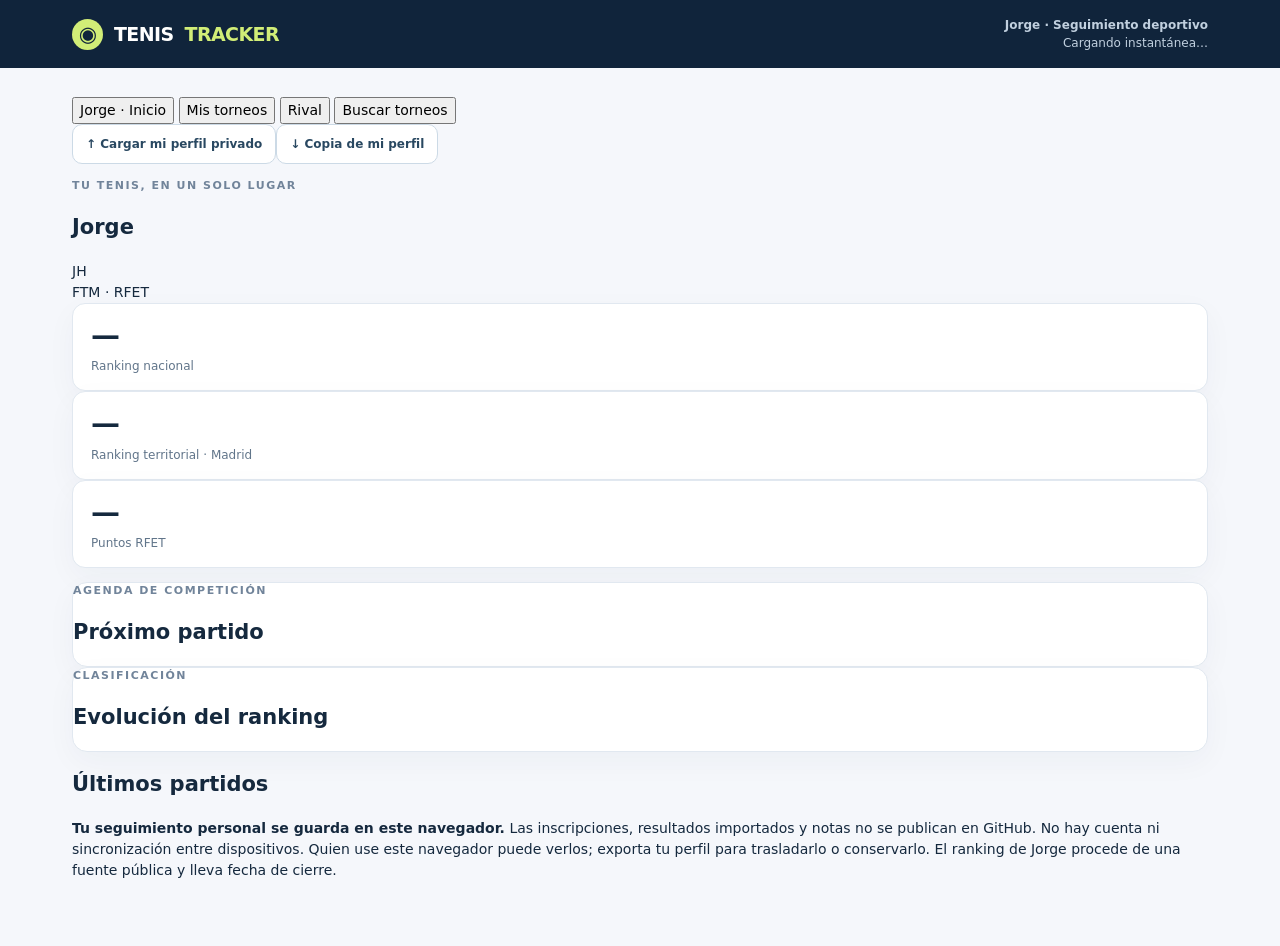
<file: template.html>
<!doctype html>
<html lang="es">
<head>
<meta charset="utf-8"><meta name="viewport" content="width=device-width,initial-scale=1"><meta name="theme-color" content="#10243b">
<link rel="manifest" href="./manifest.webmanifest"><link rel="icon" href="assets/icon.svg" type="image/svg+xml">
<title>Tenis Tracker — Jorge</title>
<style>
:root{--nav:#10243b;--nav2:#1b3854;--lime:#d1ed77;--bg:#f5f7fb;--line:#e1e8f0;--paper:#fff;--text:#15293e;--muted:#61758a;--blue:#175e8b;--amber:#85541c;--amberbg:#fff2dc;--red:#a3373c;--redbg:#fff0f1;--ok:#215f4b;--okbg:#e9f6ee;--shadow:0 10px 30px rgba(32,55,79,.04)}*{box-sizing:border-box}html{scroll-behavior:smooth}body{margin:0;color:var(--text);background:var(--bg);font:14px/1.5 system-ui,-apple-system,'Segoe UI',Roboto,Arial,sans-serif}button,input,select{font:inherit}button{cursor:pointer}a{color:var(--blue);text-decoration:none}a:hover{text-decoration:underline}button:focus-visible,input:focus-visible,select:focus-visible{outline:3px solid #91b6db;outline-offset:2px}.header{background:var(--nav);color:white}.headerInner{max-width:1180px;margin:auto;padding:16px 22px;display:flex;align-items:center;justify-content:space-between;gap:15px}.logo{display:flex;align-items:center;gap:11px;font-size:19px;font-weight:900;letter-spacing:-.6px}.logoBall{width:31px;height:31px;border-radius:50%;display:grid;place-items:center;background:var(--lime);color:var(--nav);font-size:21px}.logo span{color:var(--lime)}.headerRight{font-size:12px;color:#c1d0df;text-align:right}.shell{max-width:1180px;margin:auto;padding:29px 22px 65px}.eyebrow{font-size:11px;text-transform:uppercase;color:#71849a;letter-spacing:1.5px;font-weight:800}.hero{display:flex;justify-content:space-between;align-items:end;gap:18px;flex-wrap:wrap;margin:6px 0 23px}.hero h1{font-size:clamp(28px,4.4vw,43px);letter-spacing:-1.8px;line-height:1.13;margin:8px 0 6px}.hero p{margin:0;color:var(--muted);max-width:660px}.heroBtns{display:flex;flex-wrap:wrap;gap:8px}.btn{border:1px solid #ccdae6;border-radius:10px;background:white;padding:10px 13px;font-size:12px;font-weight:800;color:#294861;display:inline-flex;align-items:center;gap:6px;justify-content:center}.btn:hover{background:#f0f5f8;text-decoration:none}.btn.primary{background:var(--nav);color:white;border-color:var(--nav)}.btn.primary:hover{background:#244661}.sourceBanner{border:1px solid #d9e4ed;background:#eef4fa;border-radius:12px;padding:12px 16px;display:flex;align-items:flex-start;gap:12px;margin-bottom:19px;color:#37536d}.sourceBanner .info{font-weight:900;color:#1a5c87;font-size:17px}.sourceBanner strong{display:block;font-size:13px}.sourceBanner small{display:block;margin-top:2px;color:#667e91;font-size:11px}.stats{display:grid;grid-template-columns:repeat(3,1fr);gap:12px;margin-bottom:20px}.stat{background:white;border:1px solid var(--line);border-radius:13px;padding:15px 18px;box-shadow:var(--shadow)}.statNum{font-size:29px;line-height:1.15;font-weight:850;letter-spacing:-1px}.statLabel{margin-top:5px;font-size:12px;color:var(--muted)}.content{display:grid;grid-template-columns:266px minmax(0,1fr);gap:18px;align-items:start}.pane{border:1px solid var(--line);border-radius:15px;background:white;box-shadow:var(--shadow)}.sidebar{padding:19px}.sidebar h2{font-size:15px;margin:0 0 12px}.flabel{display:block;font-size:11px;text-transform:uppercase;letter-spacing:.5px;font-weight:800;color:#688096;margin:17px 0 6px}.locked{background:#f5f8fb;border:1px solid #e2eaf1;border-radius:9px;padding:10px 12px;font-size:13px;font-weight:700}.locked small{font-size:11px;color:var(--muted);display:block;font-weight:400;margin-top:2px}.sidebar input[type=search]{width:100%;border:1px solid #ccdae5;padding:12px 11px;border-radius:9px;outline-color:#558dbd}.checks{display:grid;gap:11px;margin-top:10px}.check{display:flex;gap:8px;align-items:flex-start;color:#435970;font-size:12px;cursor:pointer}.check input{margin-top:2px;accent-color:var(--blue)}.sidebarHelp{font-size:11px;color:#74859a;margin:16px 0 0}.results{min-width:0}.resultTop{display:flex;align-items:center;justify-content:space-between;gap:12px;flex-wrap:wrap;margin:2px 0 12px}.resultTop strong{font-size:15px}.resultTop small{font-size:12px;color:var(--muted)}.resultTop select{border:1px solid #cfdae6;border-radius:9px;padding:8px 10px;background:white;color:#254257;font-size:12px}.tabs{display:flex;gap:5px;flex-wrap:wrap;margin-bottom:13px}.tab{border:1px solid #d4e0e9;background:white;border-radius:9px;padding:9px 12px;font-size:12px;font-weight:750;color:#50687b}.tab.active{color:white;border-color:var(--nav);background:var(--nav)}.list{display:grid;gap:13px}.tour{background:white;border:1px solid var(--line);border-radius:15px;padding:18px 20px;box-shadow:var(--shadow)}.cardHead{display:flex;justify-content:space-between;align-items:center;gap:8px;flex-wrap:wrap}.originTag{font-size:10px;color:#688197;font-weight:850;letter-spacing:.65px;text-transform:uppercase}.tag{font-size:11px;font-weight:800;padding:5px 9px;border-radius:100px;background:#e8f1f9;color:#255676}.tag.review{background:var(--amberbg);color:var(--amber)}.tag.cancel{background:var(--redbg);color:var(--red)}.tag.green{background:var(--okbg);color:var(--ok)}.tour h3{font-size:19px;letter-spacing:-.4px;line-height:1.25;margin:10px 0 5px}.sub{font-size:12px;color:#627a90}.pills{display:flex;flex-wrap:wrap;gap:7px;margin:13px 0}.pill{background:#f2f6fa;padding:6px 9px;border-radius:7px;font-size:11px;font-weight:650;color:#4a6377}.warning{border-left:3px solid #dbab62;background:#fffbf5;padding:9px 11px;border-radius:0 8px 8px 0;font-size:12px;color:#715730;margin:10px 0}.evidence{font-size:11px;color:#61798c;margin-top:9px}.cardFooter{border-top:1px solid var(--line);margin-top:13px;padding-top:13px;display:flex;align-items:center;justify-content:space-between;gap:12px;flex-wrap:wrap}.smallText{font-size:11px;color:#788c9f}.cardActions{display:flex;gap:7px;align-items:center}.fav{color:#325067;font-size:12px;font-weight:800;border:1px solid #d0deea;background:white;border-radius:8px;padding:8px 10px}.fav.on{background:#edf6d3;color:#44621b;border-color:#d4e5a1}.official{background:var(--nav);border:1px solid var(--nav);color:white;border-radius:8px;padding:8px 11px;font-size:12px;font-weight:800}.official:hover{background:var(--nav2);color:white;text-decoration:none}.empty{border:1px dashed #b7cce0;background:white;border-radius:14px;padding:34px 24px;text-align:center;color:#708599}.empty strong{display:block;color:#31495c;margin-bottom:7px}.details{margin-top:17px;background:white;border:1px solid var(--line);border-radius:13px;padding:15px 18px;color:#617589;font-size:12px}.details strong{color:#2e465b}.details p{margin:5px 0}.details a{font-weight:750}.loadStatus{font-size:11px;color:#708599;margin-top:7px}input[type=file]{display:none}.toast{position:fixed;bottom:20px;right:20px;background:#142b43;color:#fff;padding:12px 17px;border-radius:10px;box-shadow:0 12px 36px rgba(0,0,0,.2);font-size:13px;max-width:340px;z-index:100}.hidden{display:none!important}@media(max-width:850px){.content{grid-template-columns:1fr}.sidebar{display:grid;grid-template-columns:1fr 1fr;gap:0 17px}.sidebar h2,.sidebar .span2{grid-column:1/-1}}@media(max-width:550px){.headerInner{padding:14px 15px}.headerRight{max-width:180px}.shell{padding:21px 13px 45px}.hero{margin-bottom:18px}.heroBtns{width:100%}.heroBtns>*{flex:1}.stats{gap:7px}.stat{padding:12px 10px}.statNum{font-size:24px}.statLabel{font-size:10px}.sidebar{display:block}.tour{padding:14px}.tour h3{font-size:17px}.cardFooter{align-items:flex-start}.cardActions{width:100%;justify-content:flex-end}.sourceBanner{padding:10px}}

__PERSONAL_CSS__
</style>
</head>
<body>
<header class="header"><div class="headerInner"><div class="logo"><div class="logoBall">◉</div> TENIS<span>TRACKER</span></div><div class="headerRight"><strong>Jorge · Seguimiento deportivo</strong><div id="headerDate">Cargando instantánea…</div></div></div></header>
<main class="shell">
<nav class="mainNav" role="tablist" aria-label="Secciones de Tenis Tracker">
<button role="tab" id="nav-home" aria-controls="panel-home" aria-selected="true" data-view="home">Jorge · Inicio</button>
<button role="tab" id="nav-entries" aria-controls="panel-entries" aria-selected="false" data-view="entries">Mis torneos</button>
<button role="tab" id="nav-rival" aria-controls="panel-rival" aria-selected="false" data-view="rival">Rival</button>
<button role="tab" id="nav-search" aria-controls="panel-search" aria-selected="false" data-view="search">Buscar torneos</button>
</nav>
<div class="profileActions"><label class="btn" for="personalFile">↑ Cargar mi perfil privado</label><input id="personalFile" type="file" accept="application/json,.json"><button class="btn" id="exportPersonal">↓ Copia de mi perfil</button></div>
<p class="localStatus" id="localStatus" role="status"></p>
<div class="importReview hidden" id="importReview"><p id="importReviewText"></p><button class="btn primary" id="applyPersonal">Cargar este perfil</button> <button class="btn" id="cancelPersonal">Cancelar</button></div>
<section role="tabpanel" id="panel-home" aria-labelledby="nav-home" data-panel="home">
<div class="personalHero"><div><div class="eyebrow">Tu tenis, en un solo lugar</div><h1 id="playerName">Jorge</h1><p id="playerIdentity"></p></div><div class="avatar" aria-hidden="true">JH</div><span class="personalBadge">FTM · RFET</span></div>
<div class="rankingStats" aria-label="Ranking verificado"><div class="stat"><div class="statNum" id="rankingNational">—</div><div class="statLabel">Ranking nacional</div></div><div class="stat"><div class="statNum" id="rankingTerritorial">—</div><div class="statLabel">Ranking territorial · Madrid</div></div><div class="stat"><div class="statNum" id="rankingPoints">—</div><div class="statLabel">Puntos RFET</div></div></div>
<p class="sourceLine" id="rankingSource"></p>
<div class="personalGrid"><section class="pane personalPanel"><div class="eyebrow">Agenda de competición</div><h2>Próximo partido</h2><div id="nextMatch"></div></section><section class="pane personalPanel"><div class="eyebrow">Clasificación</div><h2>Evolución del ranking</h2><div id="rankingHistory"></div></section></div>
<div class="personalToolbar"><div><h2>Últimos partidos</h2><p class="sub" id="resultsSummary"></p></div></div><div id="recentMatches" class="personalList"></div>
</section>
<section role="tabpanel" id="panel-entries" aria-labelledby="nav-entries" data-panel="entries" class="hidden">
<div class="personalToolbar"><div><h2>Mis torneos</h2><p class="sub" id="entryCount"></p></div><button class="btn primary" id="newEntry">+ Añadir torneo</button></div>
<p class="personalIntro">Inscripciones, cuadro y partidos. Añadir un torneo aquí no realiza una inscripción en la federación.</p><div id="myEntries" class="personalList"></div>
<details class="pane personalPanel formDisclosure" id="entryFormDetails"><summary>Añadir o actualizar torneo</summary>
<form id="entryForm" class="personalForm"><input type="hidden" id="entryEditId"><label class="wide">Torneo<input id="entryName" required maxlength="250"></label><label>Inicio<input id="entryStart" type="date" required></label><label>Fin<input id="entryEnd" type="date" required></label><label class="wide">Ficha oficial FTM/RFET<input id="entrySource" type="url" required placeholder="https://competicion.ftm.es/…"></label><label>Estado anotado por ti<select id="entryStatus"><option value="reported">Pendiente de confirmar inscripción</option><option value="finished">Finalizado para Jorge</option><option value="withdrawn">Retirado</option></select></label><button class="btn primary wide">Guardar torneo</button></form></details>
<details class="pane personalPanel formDisclosure" id="matchFormDetails"><summary>Registrar o actualizar partido</summary>
<form id="matchForm" class="personalForm"><input type="hidden" id="matchEditId"><label class="wide">Torneo<select id="matchEntry"></select></label><label class="wide">Rival<input id="matchOpponent" required maxlength="160"></label><label>Fecha<input id="matchDate" type="date"></label><label>Hora · Madrid<input id="matchTime" type="time"></label><label>Ronda<input id="matchRound" maxlength="100"></label><label>Estado<select id="matchStatus"><option value="pending">Por confirmar</option><option value="scheduled">Programado</option><option value="won">Victoria de Jorge</option><option value="lost">Derrota de Jorge</option><option value="cancelled">Cancelado</option></select></label><label class="wide">Sede y pista<input id="matchVenue" maxlength="500"></label><label class="wide">Marcador desde Jorge<input id="matchScore" maxlength="100" placeholder="Ej.: 6/4 6/3"></label><label class="wide">Fuente oficial, si está disponible<input id="matchSource" type="url"></label><button class="btn primary wide" id="saveMatch">Guardar partido</button></form></details>
<div class="personalToolbar"><h2>Partidos registrados</h2></div><div id="allMatches" class="personalList"></div>
</section>
<section role="tabpanel" id="panel-rival" aria-labelledby="nav-rival" data-panel="rival" class="hidden"><div class="personalToolbar"><h2>Preparar el rival</h2></div><label for="rivalSelect" class="flabel">Rival registrado</label><select id="rivalSelect" class="rivalSelect"></select><div class="pane personalPanel miniHistory" id="rivalBody"></div><form id="rivalNotesForm" class="pane personalPanel personalForm miniHistory"><label class="wide" for="rivalNotes">Tus notas de juego<textarea id="rivalNotes" maxlength="5000" placeholder="Observaciones que habéis visto en pista. Se guardan solo en este navegador."></textarea></label><button class="btn primary wide">Guardar notas</button></form></section>
<section role="tabpanel" id="panel-search" aria-labelledby="nav-search" data-panel="search" class="hidden">
 <div class="eyebrow">Competiciones federadas · Madrid y alrededores</div>
 <div class="hero"><div><h1>Encuentra su próximo torneo.</h1><p>Busca competiciones oficiales sin confundir una ficha publicada con una inscripción abierta o una plaza confirmada.</p></div><div class="heroBtns"><button class="btn" id="refresh">↻ Comprobar datos</button><button class="btn" id="csv">↓ Exportar CSV</button><label class="btn" for="file">↑ Importar JSON</label><input id="file" type="file" accept="application/json,.json"></div></div>
 <div class="sourceBanner"><span class="info">ⓘ</span><div><strong id="coverageTitle">Fuente pública · cobertura parcial</strong><small id="coverageText">Solo se muestran datos asociados a fichas y listados federativos. No hay API pública verificada ni conexión en directo desde el navegador.</small><div id="loadStatus" class="loadStatus"></div><div id="syncStatus" class="loadStatus" role="status"></div></div></div>
 <section class="stats" aria-label="Resumen"><div class="stat"><div class="statNum" id="count">—</div><div class="statLabel">Torneos en esta vista</div></div><div class="stat"><div class="statNum" id="inRadius">—</div><div class="statLabel">Radio de 100 km confirmado</div></div><div class="stat"><div class="statNum" id="needsReview">—</div><div class="statLabel">Datos pendientes de revisar</div></div></section>
 <div class="content">
  <aside class="pane sidebar"><h2>Filtros de búsqueda</h2><div><label class="flabel">Origen</label><div class="locked">⌖ Rivas-Vaciamadrid<small>Centro urbano de referencia</small></div></div><div><label class="flabel">Distancia</label><div class="locked">100 km · en línea recta<small>Si falta sede exacta, no se calcula ni se inventa.</small></div></div><div class="span2"><label class="flabel">Prueba</label><div class="locked">Absoluto · individual masculino<small>Si el título no demuestra la modalidad, aparece como pendiente.</small></div></div><div class="span2"><label class="flabel" for="query">Buscar nombre o club</label><input id="query" type="search" placeholder="Ej.: NOA, UCJC, Rozas…" autocomplete="off"></div><div class="span2"><label class="flabel">Opciones</label><div class="checks"><label class="check"><input id="includeLegacy" type="checkbox" checked> Mostrar registros anteriores de iSQUAD</label><label class="check"><input id="includeCanceled" type="checkbox"> Mostrar registros marcados cancelados</label><label class="check"><input id="includeEnded" type="checkbox"> Incluir torneos finalizados</label><label class="check"><input id="exactOnly" type="checkbox"> Solo torneos con distancia y modalidad verificadas</label><label class="check"><input id="onlyFav" type="checkbox"> Solo favoritos</label></div></div><div class="sidebarHelp span2">Las inscripciones y las ubicaciones deben contrastarse en la ficha federativa. El buscador no accede a cuentas personales ni realiza inscripciones.</div></aside>
  <section class="results"><div class="resultTop"><div><strong>Resultados localizados</strong><br><small id="hint">Clasificación conservadora por nivel de verificación</small></div><select id="sort" aria-label="Orden"><option value="date">Fecha de inicio</option><option value="ending">Fecha de finalización</option><option value="name">Nombre A–Z</option></select></div><nav class="tabs" aria-label="Tipo de resultados"><button data-tab="all" class="tab active">Todos</button><button data-tab="published" class="tab">AVANZA</button><button data-tab="pending" class="tab">Por confirmar</button></nav><div id="cards" class="list" aria-live="polite"></div>
   <div class="details"><strong>Transparencia del buscador</strong><p id="desc">La carga inicial es una instantánea. «Comprobar datos» recarga el archivo público actualizado si la web está alojada con un proceso de sincronización.</p><p>El portal de competición FTM utiliza AVANZA. Un resultado previo de iSQUAD puede servir de pista, pero <strong>no confirma su vigencia actual</strong>. La RFET ofrece un <a href="https://www.rfet.es/es/calendarios.html" target="_blank" rel="noopener">calendario territorial</a>.</p><p><a href="https://competicion.ftm.es/app/" target="_blank" rel="noopener">Abrir AVANZA FTM ↗</a> · <a href="https://www.rfet.es/es/calendarios.html" target="_blank" rel="noopener">Abrir calendarios RFET ↗</a></p></div>
  </section>
 </div>
</section><div class="privateNote"><strong>Tu seguimiento personal se guarda en este navegador.</strong> Las inscripciones, resultados importados y notas no se publican en GitHub. No hay cuenta ni sincronización entre dispositivos. Quien use este navegador puede verlos; exporta tu perfil para trasladarlo o conservarlo. El ranking de Jorge procede de una fuente pública y lleva fecha de cierre.</div></main><div id="toast" class="toast hidden" role="status" aria-live="polite"></div>
<script>
const EMBEDDED = __EMBEDDED_DATA__;
let payload=EMBEDDED, tab='all', toastTimer=null;const $=id=>document.getElementById(id);
const allowedHosts=['competicion.ftm.es','ftm.es','www.rfet.es','resultadostenis.isquad.es'];
function validURL(input){try{const u=new URL(input);return u.protocol==='https:'&&allowedHosts.includes(u.hostname)?u.href:null}catch(_){return null}}
function esc(s){return String(s??'').replace(/[&<>"']/g,c=>({'&':'&amp;','<':'&lt;','>':'&gt;','"':'&quot;',"'":'&#39;'}[c]))}
function asDate(s){if(!/^\d{4}-\d\d-\d\d$/.test(s))return null;const d=new Date(s+'T12:00:00Z');return Number.isNaN(d.getTime())?null:d}
function todayISO(){const parts=new Intl.DateTimeFormat('en-CA',{year:'numeric',month:'2-digit',day:'2-digit',timeZone:'Europe/Madrid'}).formatToParts(new Date());const d=Object.fromEntries(parts.map(p=>[p.type,p.value]));return `${d.year}-${d.month}-${d.day}`}
function dateLabel(s){const d=asDate(s);return d?new Intl.DateTimeFormat('es-ES',{day:'numeric',month:'short',year:'numeric',timeZone:'UTC'}).format(d):'Fecha pendiente'}
function dateTimeLabel(s){const d=new Date(s||'');return Number.isNaN(d.valueOf())?'fecha desconocida':new Intl.DateTimeFormat('es-ES',{day:'numeric',month:'short',year:'numeric',hour:'2-digit',minute:'2-digit',timeZone:'Europe/Madrid'}).format(d)}
function toast(s){$('toast').textContent=s;$('toast').classList.remove('hidden');clearTimeout(toastTimer);toastTimer=setTimeout(()=>$('toast').classList.add('hidden'),4300)}
function validate(d){if(!d||d.schemaVersion!==1||!Array.isArray(d.tournaments)||d.tournaments.length>5000)throw new Error('Formato de datos no válido');for(const t of d.tournaments){if(!t.id||!t.name||!asDate(t.startDate)||!asDate(t.endDate)||!validURL(t.sourceUrl))throw new Error('Falta identificador, fecha o fuente oficial segura');if(t.distanceKm!==null&&t.distanceKm!==undefined&&(!Number.isFinite(t.distanceKm)||t.distanceKm<0))throw new Error('Distancia inválida');}return d}
let favourites=new Set();try{favourites=new Set(JSON.parse(localStorage.getItem('tt_v2_favs')||'[]'))}catch(_){}
function status(t){if(t.status==='cancelled'||t.status==='cancelled_legacy')return ['Cancelado en origen previo','cancel'];if(t.status==='needs_review')return [t.hasNotice?'Aviso en la ficha · revisar':'Conflicto · revisar','review'];if(t.verification==='isquad_prior')return ['Pendiente AVANZA','review'];if(t.individualMaleVerified&&t.distanceVerified&&Number.isFinite(t.distanceKm)&&t.distanceKm<=100)return ['Datos contrastados','green'];return ['Publicado · sin verificar','review']}
function filtered(){const q=$('query').value.trim().toLocaleLowerCase('es');const now=todayISO();return payload.tournaments.filter(t=>{if(!$('includeLegacy').checked&&t.verification==='isquad_prior')return false;if(!$('includeCanceled').checked&&(t.status==='cancelled'||t.status==='cancelled_legacy'))return false;if(!$('includeEnded').checked&&t.endDate<now)return false;if($('exactOnly').checked&&!(t.distanceVerified&&Number(t.distanceKm)<=100&&t.individualMaleVerified))return false;if($('onlyFav').checked&&!favourites.has(t.id))return false;if(tab==='published'&&t.verification!=='ftm_home'&&t.verification!=='ftm_club'&&t.verification!=='ftm_api'&&t.verification!=='ftm_browser'&&t.verification!=='ftm_browser_reviewed')return false;if(tab==='pending'&&t.verification!=='isquad_prior'&&t.status!=='needs_review'&&t.individualMaleVerified&&t.distanceVerified)return false;return !q||`${t.name} ${t.club||''} ${t.location||''}`.toLocaleLowerCase('es').includes(q)}).sort((a,b)=>{const order=$('sort').value;if(order==='name')return a.name.localeCompare(b.name,'es');if(order==='ending')return a.endDate.localeCompare(b.endDate);return a.startDate.localeCompare(b.startDate)})}
function render(){let all=filtered();$('count').textContent=all.length;$('inRadius').textContent=all.filter(t=>t.distanceVerified&&Number(t.distanceKm)<=100&&t.individualMaleVerified).length;$('needsReview').textContent=all.filter(t=>!t.distanceVerified||!t.individualMaleVerified||t.status==='needs_review'||t.verification==='isquad_prior').length;
$('headerDate').textContent=payload.generatedAt?(payload.generationMode==='revision_manual_navegador'?'Revisión manual: ':'Datos obtenidos: ')+dateTimeLabel(payload.generatedAt):'Sin actualización federativa confirmada';$('coverageText').textContent=payload.coverage||'Cobertura parcial: los registros de la portada no abarcan todos los torneos';$('hint').textContent=all.length+' registros · '+(payload.generatedAt?'última obtención '+dateTimeLabel(payload.generatedAt):'sin datos revalidados');
$('cards').innerHTML=all.length?all.map(t=>{let [lab,cls]=status(t);const link=validURL(t.sourceUrl);const extra=validURL(t.extraSourceUrl);const distance=t.distanceVerified&&t.distanceKm!==null?(t.distanceKm.toFixed(1)+' km'):'Distancia sin verificar';const cat=(t.individualMaleVerified?'Individual masculino confirmado':'Individual masculino por confirmar');return `<article class="tour"><div class="cardHead"><span class="originTag">${t.verification==='isquad_prior'?'iSQUAD · registro anterior':'FTM · AVANZA'}</span><span class="tag ${cls}">${esc(lab)}</span></div><h3>${esc(t.name)}</h3><div class="sub">⌖ ${esc(t.club||'Organizador sin verificar')}</div><div class="pills"><span class="pill">▦ ${dateLabel(t.startDate)} – ${dateLabel(t.endDate)}</span><span class="pill">${esc(cat)}</span><span class="pill">${esc(distance)}</span>${t.surface?`<span class="pill">${esc(t.surface)}</span>`:''}</div><div class="sub">${esc(t.location||'Sede sin confirmar')} · Inscripción: ${t.registration==='open'?'Abierta (confirmación fechada)':t.registration==='closed'?'Plazo cerrado en ficha consultada':'No confirmada'}</div>${t.note?`<div class="warning">${esc(t.note)}</div>`:''}<div class="evidence">${esc(t.evidence||'Fuente publicada; faltan campos por contrastar.')}</div><div class="cardFooter"><div class="smallText">ID ${esc(t.id)}${t.checkedAt?`<div>Ficha revisada: ${esc(dateTimeLabel(t.checkedAt))}</div>`:''}${extra?`<div><a href="${extra}" target="_blank" rel="noopener noreferrer">Contrastar segunda fuente ↗</a></div>`:''}</div><div class="cardActions"><button class="btn" data-track="${esc(t.id)}">+ Mis torneos</button><button class="fav ${favourites.has(t.id)?'on':''}" data-fav="${esc(t.id)}">${favourites.has(t.id)?'★ Guardado':'☆ Guardar'}</button>${link?`<a class="official" href="${link}" target="_blank" rel="noopener noreferrer">Fuente oficial ↗</a>`:''}</div></div></article>`}).join(''):'<div class="empty"><strong>No hay torneos confirmados con esos criterios.</strong>Prueba a activar «Mostrar registros anteriores» o desactivar «Solo torneos verificados». Esto no significa que no existan: la cobertura de fuentes es parcial.</div>';
document.querySelectorAll('[data-fav]').forEach(el=>el.addEventListener('click',()=>{let k=el.dataset.fav;favourites.has(k)?favourites.delete(k):favourites.add(k);try{localStorage.setItem('tt_v2_favs',JSON.stringify([...favourites]))}catch(_){}render()}))}
['query','includeLegacy','includeCanceled','includeEnded','exactOnly','onlyFav','sort'].forEach(id=>$(id).addEventListener(id==='query'?'input':'change',render));document.querySelectorAll('[data-tab]').forEach(el=>el.addEventListener('click',()=>{tab=el.dataset.tab;document.querySelectorAll('[data-tab]').forEach(a=>a.classList.toggle('active',a.dataset.tab===tab));render()}));
async function refresh(){if(location.protocol==='file:'){toast('Archivo local: importa un JSON actualizado; la descarga directa de FTM requiere el sincronizador.');return} $('loadStatus').textContent='Buscando archivo de datos actualizado…';try{const r=await fetch('./data/torneos.json?ts='+Date.now(),{cache:'no-store'});if(!r.ok)throw new Error('HTTP '+r.status);const p=validate(await r.json());payload=p;render();$('loadStatus').textContent='Archivo del servidor cargado correctamente.';toast('Datos del servidor cargados. No implica consulta en directo a la FTM.')}catch(e){$('loadStatus').textContent='No se pudo cargar el archivo actualizado: '+e.message;toast('Se conserva la última instantánea válida.')}}
$('refresh').addEventListener('click',refresh);$('file').addEventListener('change',async e=>{const f=e.target.files?.[0];if(!f)return;try{const p=validate(JSON.parse(await f.text()));payload=p;render();$('loadStatus').textContent='Archivo importado manualmente: '+f.name;toast('Importación completada ('+p.tournaments.length+' registros).')}catch(err){toast('Importación rechazada: '+err.message)}finally{e.target.value=''}});
$('csv').addEventListener('click',()=>{const headers=['Nombre','Inicio','Fin','Club','Categoria','Individual masculino verificado','Distancia km','Distancia verificada','Estado','Origen','Fuente'];const lines=[headers,...filtered().map(t=>[t.name,t.startDate,t.endDate,t.club,t.category,t.individualMaleVerified?'Sí':'No',t.distanceKm??'',t.distanceVerified?'Sí':'No',t.status,t.verification,t.sourceUrl])];const csv='\ufeff'+lines.map(row=>row.map(x=>'"'+String(x??'').replaceAll('"','""')+'"').join(';')).join('\r\n');const a=document.createElement('a');a.href=URL.createObjectURL(new Blob([csv],{type:'text/csv;charset=utf-8'}));a.download='tenis_tracker_torneos.csv';a.click();setTimeout(()=>URL.revokeObjectURL(a.href),1000)});
render();if(location.protocol.startsWith('http')){refresh();fetch('./data/sync-status.json?ts='+Date.now(),{cache:'no-store'}).then(r=>{if(!r.ok)throw new Error();return r.json()}).then(s=>{$('syncStatus').textContent='Último intento automático: '+dateTimeLabel(s.checkedAt)+' · '+s.message;$('coverageTitle').textContent=s.success?'Consulta automática FTM · cobertura parcial':payload.tournaments.length?'Datos revisados · sincronización automática pendiente':'Sincronización pendiente · sin datos revalidados'}).catch(()=>{$('syncStatus').textContent='No se pudo consultar el estado de sincronización.'})};if('serviceWorker'in navigator&&location.protocol==='https:')navigator.serviceWorker.register('./sw.js').catch(()=>{});

__PERSONAL_JS__
</script>
</body>
</html>
</file>
